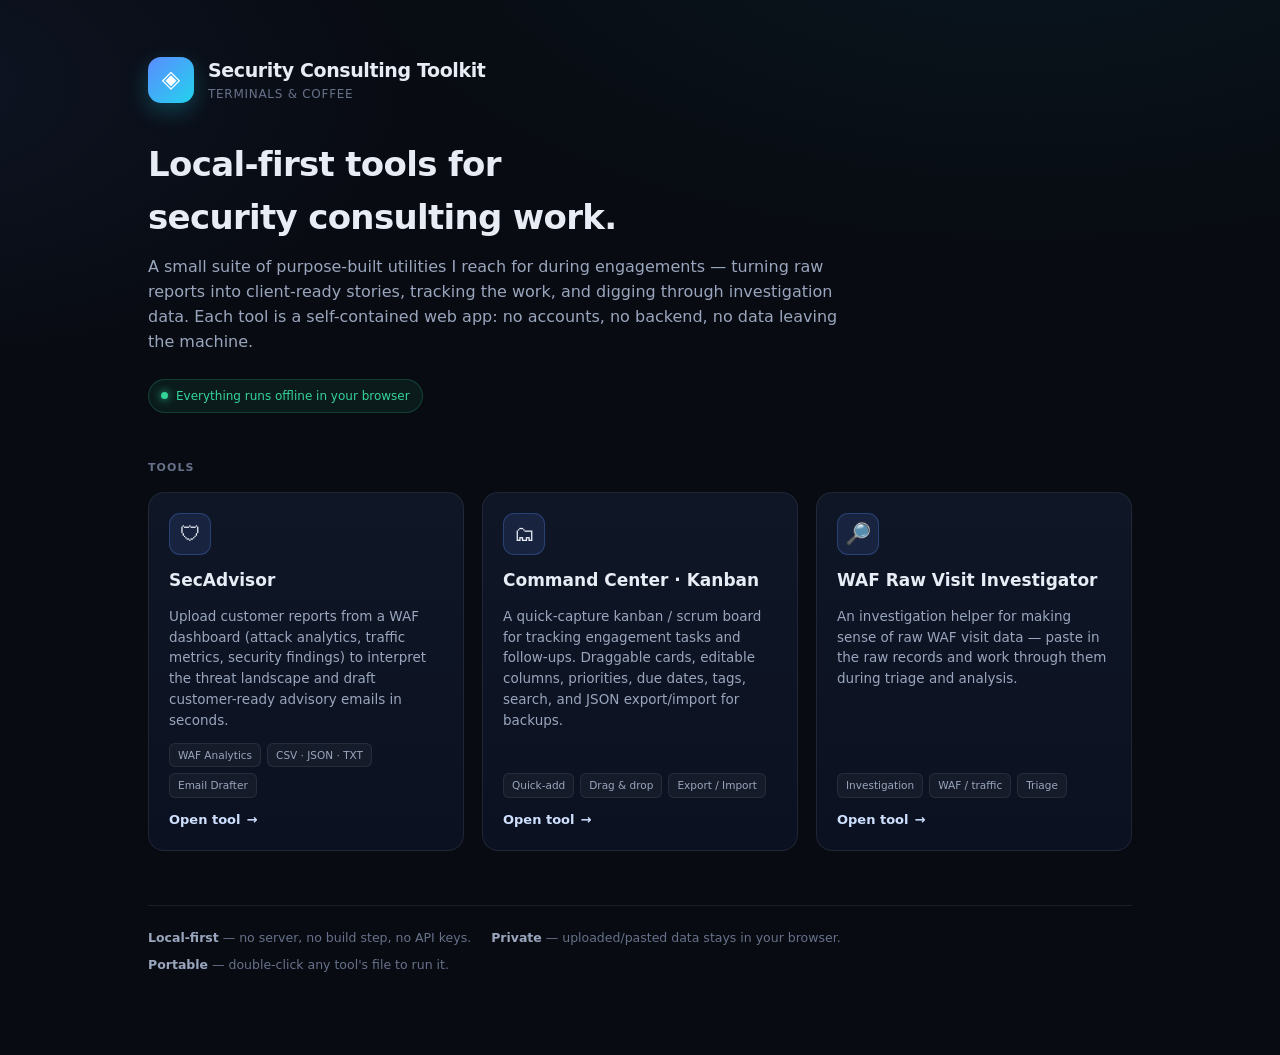
<file: index.html>
<!doctype html>
<html lang="en">
  <head>
    <meta charset="utf-8" />
    <meta name="viewport" content="width=device-width, initial-scale=1" />
    <title>Security Consulting Toolkit</title>
    <meta
      name="description"
      content="A small suite of local-first security consulting tools: report intelligence, engagement tracking, and investigation helpers. Everything runs offline in the browser."
    />
    <style>
      :root {
        --bg: #080b12;
        --bg-1: #0b1120;
        --bg-2: #0f1626;
        --border: rgba(255, 255, 255, 0.08);
        --border-2: rgba(255, 255, 255, 0.14);
        --text: #e7ecf5;
        --text-dim: #9aa6bd;
        --text-mute: #67728a;
        --accent: #5b8cff;
        --accent-2: #22d3ee;
        --good: #34d399;
        --radius: 16px;
        --font: "Segoe UI", Inter, system-ui, -apple-system, Roboto, Helvetica, Arial, sans-serif;
      }
      * { box-sizing: border-box; }
      html, body { margin: 0; }
      body {
        min-height: 100vh;
        background:
          radial-gradient(1200px 600px at 80% -10%, rgba(34, 211, 238, 0.06), transparent 60%),
          radial-gradient(1000px 520px at -10% 8%, rgba(91, 140, 255, 0.08), transparent 55%),
          var(--bg);
        color: var(--text);
        font-family: var(--font);
        font-size: 15px;
        line-height: 1.55;
        -webkit-font-smoothing: antialiased;
      }
      .wrap { max-width: 1040px; margin: 0 auto; padding: 56px 28px 80px; }
      .brand { display: flex; align-items: center; gap: 14px; margin-bottom: 34px; }
      .brand-mark {
        width: 46px; height: 46px; border-radius: 13px; display: grid; place-items: center;
        font-size: 24px; color: #fff;
        background: linear-gradient(135deg, var(--accent), var(--accent-2));
        box-shadow: 0 8px 22px rgba(34, 211, 238, 0.25);
      }
      .brand-title { font-size: 19px; font-weight: 700; letter-spacing: -0.02em; }
      .brand-sub { font-size: 12px; color: var(--text-mute); letter-spacing: 0.06em; text-transform: uppercase; }
      .hero h1 { font-size: 34px; font-weight: 700; letter-spacing: -0.02em; margin: 0 0 12px; max-width: 20ch; }
      .hero p { color: var(--text-dim); font-size: 16px; max-width: 68ch; margin: 0 0 10px; }
      .pill {
        display: inline-flex; align-items: center; gap: 8px; font-size: 12px; color: var(--good);
        background: rgba(52, 211, 153, 0.08); border: 1px solid rgba(52, 211, 153, 0.22);
        padding: 7px 12px; border-radius: 999px; margin-top: 14px;
      }
      .pill .dot { width: 7px; height: 7px; border-radius: 50%; background: var(--good); box-shadow: 0 0 8px var(--good); }
      .section-label {
        font-size: 11px; text-transform: uppercase; letter-spacing: 0.1em; color: var(--text-mute);
        font-weight: 700; margin: 46px 0 16px;
      }
      .grid { display: grid; grid-template-columns: repeat(auto-fill, minmax(300px, 1fr)); gap: 18px; }
      a.tool {
        display: flex; flex-direction: column; gap: 12px; text-decoration: none; color: inherit;
        background: linear-gradient(180deg, var(--bg-2), var(--bg-1));
        border: 1px solid var(--border); border-radius: var(--radius); padding: 20px;
        transition: transform 0.12s ease, border-color 0.15s ease, box-shadow 0.15s ease;
      }
      a.tool:hover { transform: translateY(-3px); border-color: var(--border-2); box-shadow: 0 14px 34px rgba(0, 0, 0, 0.4); }
      .tool-ico { width: 42px; height: 42px; border-radius: 11px; display: grid; place-items: center; font-size: 21px; background: rgba(91, 140, 255, 0.12); border: 1px solid rgba(91, 140, 255, 0.28); }
      .tool-name { font-size: 17px; font-weight: 650; }
      .tool-desc { color: var(--text-dim); font-size: 13.5px; flex: 1; }
      .tags { display: flex; flex-wrap: wrap; gap: 6px; }
      .tag { font-size: 10.5px; color: var(--text-dim); background: rgba(255, 255, 255, 0.04); border: 1px solid var(--border); padding: 3px 8px; border-radius: 6px; }
      .open { display: inline-flex; align-items: center; gap: 6px; font-size: 13px; font-weight: 600; color: #cfe0ff; }
      .open .arrow { transition: transform 0.15s ease; }
      a.tool:hover .open .arrow { transform: translateX(4px); }
      .foot { margin-top: 54px; padding-top: 22px; border-top: 1px solid var(--border); color: var(--text-mute); font-size: 12.5px; display: flex; flex-wrap: wrap; gap: 8px 20px; }
      .foot b { color: var(--text-dim); font-weight: 600; }
    </style>
  </head>
  <body>
    <div class="wrap">
      <div class="brand">
        <div class="brand-mark">◈</div>
        <div>
          <div class="brand-title">Security Consulting Toolkit</div>
          <div class="brand-sub">Terminals &amp; Coffee</div>
        </div>
      </div>

      <div class="hero">
        <h1>Local-first tools for security consulting work.</h1>
        <p>
          A small suite of purpose-built utilities I reach for during engagements —
          turning raw reports into client-ready stories, tracking the work, and
          digging through investigation data. Each tool is a self-contained web app:
          no accounts, no backend, no data leaving the machine.
        </p>
        <span class="pill"><span class="dot"></span> Everything runs offline in your browser</span>
      </div>

      <div class="section-label">Tools</div>
      <div class="grid">
        <a class="tool" href="tools/advisor/index.html">
          <div class="tool-ico">🛡</div>
          <div class="tool-name">SecAdvisor</div>
          <div class="tool-desc">
            Upload customer reports from a WAF dashboard (attack analytics, traffic metrics,
            security findings) to interpret the threat landscape and draft customer-ready
            advisory emails in seconds.
          </div>
          <div class="tags">
            <span class="tag">WAF Analytics</span>
            <span class="tag">CSV · JSON · TXT</span>
            <span class="tag">Email Drafter</span>
          </div>
          <span class="open">Open tool <span class="arrow">→</span></span>
        </a>

        <a class="tool" href="tools/kanban/index.html">
          <div class="tool-ico">🗂</div>
          <div class="tool-name">Command Center · Kanban</div>
          <div class="tool-desc">
            A quick-capture kanban / scrum board for tracking engagement tasks and
            follow-ups. Draggable cards, editable columns, priorities, due dates,
            tags, search, and JSON export/import for backups.
          </div>
          <div class="tags">
            <span class="tag">Quick-add</span>
            <span class="tag">Drag &amp; drop</span>
            <span class="tag">Export / Import</span>
          </div>
          <span class="open">Open tool <span class="arrow">→</span></span>
        </a>

        <a class="tool" href="tools/raw-data/index.html">
          <div class="tool-ico">🔎</div>
          <div class="tool-name">WAF Raw Visit Investigator</div>
          <div class="tool-desc">
            An investigation helper for making sense of raw WAF visit data — paste in
            the raw records and work through them during triage and analysis.
          </div>
          <div class="tags">
            <span class="tag">Investigation</span>
            <span class="tag">WAF / traffic</span>
            <span class="tag">Triage</span>
          </div>
          <span class="open">Open tool <span class="arrow">→</span></span>
        </a>
      </div>

      <div class="foot">
        <span><b>Local-first</b> — no server, no build step, no API keys.</span>
        <span><b>Private</b> — uploaded/pasted data stays in your browser.</span>
        <span><b>Portable</b> — double-click any tool's file to run it.</span>
      </div>
    </div>
  </body>
</html>
</file>
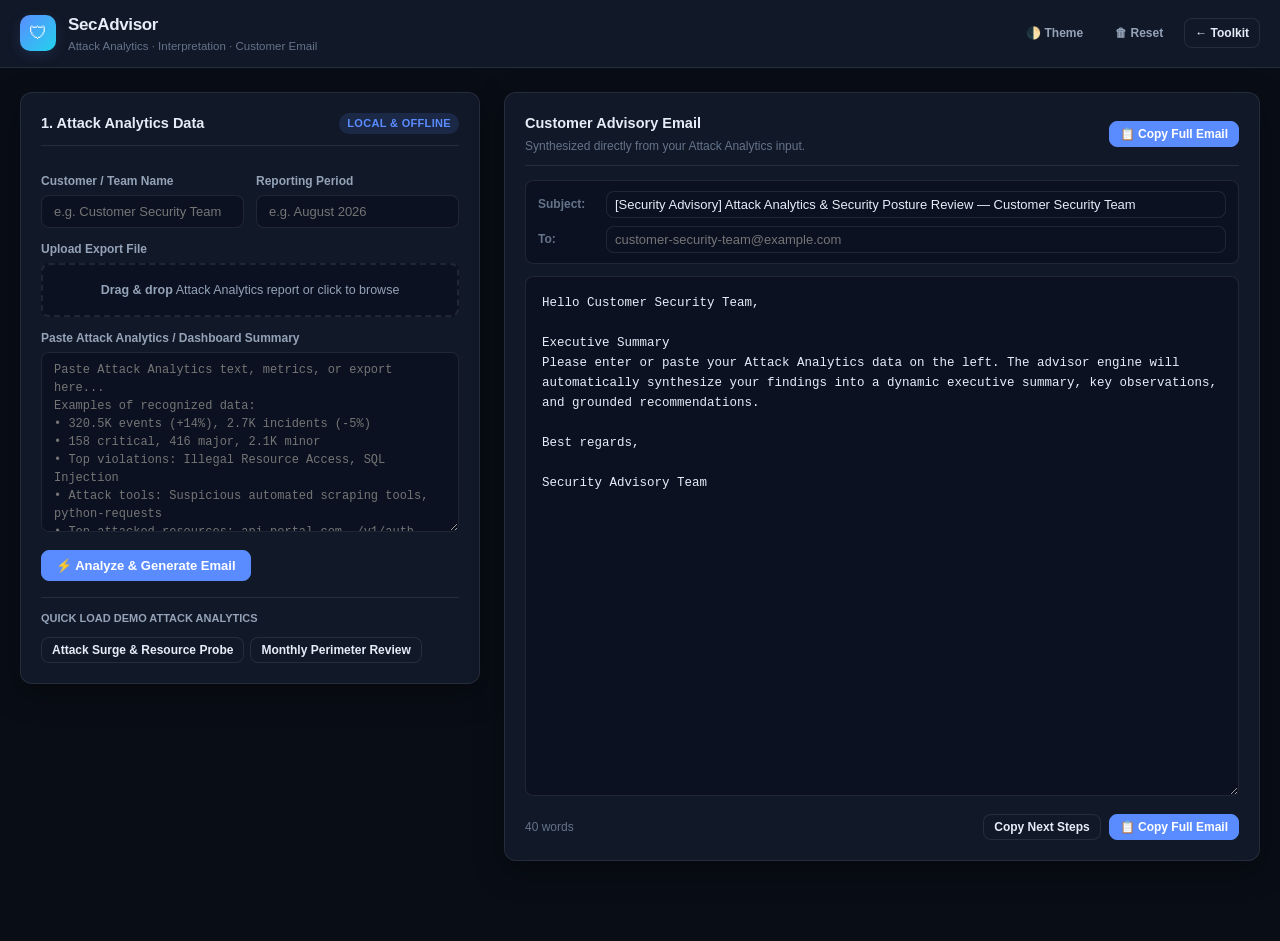
<file: tools/advisor/index.html>
<!DOCTYPE html>
<html lang="en" data-theme="dark">
<head>
<meta charset="UTF-8">
<meta name="viewport" content="width=device-width, initial-scale=1.0">
<title>SecAdvisor</title>
<meta name="description" content="SecAdvisor — Attack Analytics to Customer Advisory Email generator. Local and private in your browser.">
<style>
  :root {
    --bg: #090d16;
    --bg-card: #111827;
    --bg-card-hover: #162032;
    --bg-input: #0b1120;
    --border: rgba(255, 255, 255, 0.09);
    --border-focus: #5b8cff;
    --text: #e6edf8;
    --text-dim: #94a3b8;
    --text-muted: #64748b;
    --accent: #5b8cff;
    --accent-glow: rgba(91, 140, 255, 0.15);
    --cyan: #22d3ee;
    --green: #34d399;
    --amber: #fbbf24;
    --red: #f87171;
    --purple: #a78bfa;
    --radius: 12px;
    --radius-sm: 8px;
    --font: -apple-system, BlinkMacSystemFont, "Segoe UI", Roboto, Helvetica, Arial, sans-serif;
    --font-mono: ui-monospace, SFMono-Regular, Menlo, Monaco, Consolas, monospace;
    --shadow: 0 10px 30px rgba(0, 0, 0, 0.35);
  }

  html[data-theme="light"] {
    --bg: #f8fafc;
    --bg-card: #ffffff;
    --bg-card-hover: #f1f5f9;
    --bg-input: #f8fafc;
    --border: rgba(0, 0, 0, 0.1);
    --border-focus: #3b82f6;
    --text: #0f172a;
    --text-dim: #475569;
    --text-muted: #94a3b8;
    --accent: #3b82f6;
    --accent-glow: rgba(59, 130, 246, 0.12);
    --cyan: #0284c7;
    --green: #10b981;
    --amber: #d97706;
    --red: #ef4444;
    --purple: #7c3aed;
    --shadow: 0 10px 30px rgba(0, 0, 0, 0.06);
  }

  * { box-sizing: border-box; margin: 0; padding: 0; }

  body {
    font-family: var(--font);
    background: var(--bg);
    color: var(--text);
    min-height: 100vh;
    font-size: 14px;
    line-height: 1.5;
    -webkit-font-smoothing: antialiased;
  }

  /* Header */
  header {
    background: var(--bg-card);
    border-bottom: 1px solid var(--border);
    position: sticky;
    top: 0;
    z-index: 100;
  }

  .header-inner {
    max-width: 1320px;
    margin: 0 auto;
    padding: 12px 20px;
    display: flex;
    align-items: center;
    justify-content: space-between;
    gap: 16px;
  }

  .brand-group {
    display: flex;
    align-items: center;
    gap: 12px;
    text-decoration: none;
    color: inherit;
  }

  .logo-icon {
    width: 36px;
    height: 36px;
    border-radius: 10px;
    background: linear-gradient(135deg, var(--accent), var(--cyan));
    display: grid;
    place-items: center;
    font-size: 18px;
    color: #fff;
    box-shadow: 0 4px 14px var(--accent-glow);
  }

  .brand-text h1 {
    font-size: 17px;
    font-weight: 700;
    letter-spacing: -0.02em;
  }

  .brand-text p {
    font-size: 11.5px;
    color: var(--text-muted);
  }

  .header-actions {
    display: flex;
    align-items: center;
    gap: 10px;
  }

  .btn {
    display: inline-flex;
    align-items: center;
    gap: 6px;
    padding: 7px 14px;
    border-radius: var(--radius-sm);
    font-size: 13px;
    font-weight: 600;
    cursor: pointer;
    border: 1px solid var(--border);
    background: var(--bg-card);
    color: var(--text);
    transition: all 0.15s ease;
    font-family: inherit;
    text-decoration: none;
  }

  .btn:hover {
    background: var(--bg-card-hover);
    border-color: var(--border-focus);
  }

  .btn-primary {
    background: var(--accent);
    color: #ffffff;
    border-color: var(--accent);
  }

  .btn-primary:hover {
    background: #4a7be6;
    border-color: #4a7be6;
    color: #ffffff;
  }

  .btn-sm {
    padding: 5px 10px;
    font-size: 12px;
  }

  .btn-ghost {
    background: transparent;
    border-color: transparent;
    color: var(--text-dim);
  }

  .btn-ghost:hover {
    background: var(--bg-card-hover);
    color: var(--text);
  }

  /* Main Container */
  .container {
    max-width: 1320px;
    margin: 0 auto;
    padding: 24px 20px 60px;
  }

  /* Layout */
  .layout-grid {
    display: grid;
    grid-template-columns: 460px 1fr;
    gap: 24px;
    align-items: start;
  }

  @media (max-width: 1024px) {
    .layout-grid {
      grid-template-columns: 1fr;
    }
  }

  .card {
    background: var(--bg-card);
    border: 1px solid var(--border);
    border-radius: var(--radius);
    padding: 20px;
    box-shadow: var(--shadow);
    margin-bottom: 20px;
  }

  .card-header {
    display: flex;
    align-items: center;
    justify-content: space-between;
    margin-bottom: 14px;
    padding-bottom: 10px;
    border-bottom: 1px solid var(--border);
  }

  .card-title {
    font-size: 14.5px;
    font-weight: 700;
    display: flex;
    align-items: center;
    gap: 8px;
  }

  .badge {
    font-size: 11px;
    padding: 2px 8px;
    border-radius: 999px;
    font-weight: 600;
    text-transform: uppercase;
    letter-spacing: 0.03em;
  }

  .badge-blue { background: rgba(91, 140, 255, 0.15); color: var(--accent); }
  .badge-green { background: rgba(52, 211, 153, 0.15); color: var(--green); }
  .badge-amber { background: rgba(251, 191, 36, 0.15); color: var(--amber); }
  .badge-red { background: rgba(248, 113, 113, 0.15); color: var(--red); }

  .form-group {
    margin-top: 12px;
  }

  .form-row {
    display: grid;
    grid-template-columns: 1fr 1fr;
    gap: 12px;
  }

  label {
    display: block;
    font-size: 12px;
    font-weight: 600;
    color: var(--text-dim);
    margin-bottom: 5px;
  }

  input[type="text"], textarea {
    width: 100%;
    padding: 8px 12px;
    background: var(--bg-input);
    border: 1px solid var(--border);
    border-radius: var(--radius-sm);
    color: var(--text);
    font-family: inherit;
    font-size: 13px;
    transition: border-color 0.15s ease;
  }

  input:focus, textarea:focus {
    outline: none;
    border-color: var(--accent);
    box-shadow: 0 0 0 2px var(--accent-glow);
  }

  textarea {
    resize: vertical;
    font-family: var(--font-mono);
    font-size: 12px;
    line-height: 1.5;
  }

  .dropzone {
    border: 2px dashed var(--border);
    border-radius: var(--radius-sm);
    padding: 16px;
    text-align: center;
    background: var(--bg-input);
    cursor: pointer;
    transition: all 0.2s ease;
  }

  .dropzone:hover, .dropzone.dragover {
    border-color: var(--accent);
    background: var(--accent-glow);
  }

  .dropzone-text {
    font-size: 12.5px;
    color: var(--text-dim);
  }

  .sample-btns {
    display: flex;
    flex-wrap: wrap;
    gap: 6px;
    margin-top: 10px;
  }

  /* Metrics summary cards */
  .metrics-grid {
    display: grid;
    grid-template-columns: repeat(3, 1fr);
    gap: 10px;
    margin-bottom: 14px;
  }

  .metric-box {
    background: var(--bg-input);
    border: 1px solid var(--border);
    border-radius: var(--radius-sm);
    padding: 10px;
    text-align: center;
  }

  .metric-val {
    font-size: 17px;
    font-weight: 800;
    color: var(--text);
  }

  .metric-lbl {
    font-size: 10px;
    color: var(--text-muted);
    text-transform: uppercase;
    letter-spacing: 0.05em;
    margin-top: 2px;
  }

  /* Email Header & Body */
  .email-meta {
    background: var(--bg-input);
    border: 1px solid var(--border);
    border-radius: var(--radius-sm);
    padding: 10px 12px;
    margin-bottom: 12px;
    display: flex;
    flex-direction: column;
    gap: 8px;
  }

  .email-meta-row {
    display: flex;
    align-items: center;
    gap: 8px;
    font-size: 13px;
  }

  .email-meta-row span {
    font-weight: 600;
    color: var(--text-muted);
    width: 60px;
    font-size: 12px;
  }

  .email-meta-row input {
    flex: 1;
    padding: 5px 8px;
    font-size: 13px;
  }

  .email-body-editor {
    width: 100%;
    min-height: 520px;
    background: var(--bg-input);
    color: var(--text);
    border: 1px solid var(--border);
    border-radius: var(--radius-sm);
    padding: 16px;
    font-family: var(--font-mono);
    font-size: 12.5px;
    line-height: 1.6;
    white-space: pre-wrap;
  }

  /* Toast Notification */
  .toast {
    position: fixed;
    bottom: 24px;
    right: 24px;
    background: #1e293b;
    color: #f8fafc;
    border: 1px solid rgba(255, 255, 255, 0.15);
    padding: 10px 16px;
    border-radius: var(--radius-sm);
    font-size: 13px;
    font-weight: 600;
    box-shadow: 0 10px 25px rgba(0,0,0,0.5);
    display: flex;
    align-items: center;
    gap: 8px;
    z-index: 1000;
    opacity: 0;
    transform: translateY(10px);
    transition: all 0.2s ease;
    pointer-events: none;
  }

  .toast.show {
    opacity: 1;
    transform: translateY(0);
  }
</style>
</head>
<body>

<header>
  <div class="header-inner">
    <a href="../../index.html" class="brand-group" title="Back to Toolkit">
      <div class="logo-icon">🛡</div>
      <div class="brand-text">
        <h1>SecAdvisor</h1>
        <p>Attack Analytics · Interpretation · Customer Email</p>
      </div>
    </a>
    <div class="header-actions">
      <button class="btn btn-ghost btn-sm" id="theme-btn" title="Toggle Light/Dark">🌓 Theme</button>
      <button class="btn btn-ghost btn-sm" id="clear-btn" title="Clear all data">🗑 Reset</button>
      <a href="../../index.html" class="btn btn-sm">← Toolkit</a>
    </div>
  </div>
</header>

<main class="container">
  <div class="layout-grid">
    
    <!-- LEFT: Attack Analytics Input & Structured Intelligence -->
    <div class="col-input">
      <div class="card">
        <div class="card-header">
          <div class="card-title">
            <span>1. Attack Analytics Data</span>
          </div>
          <span class="badge badge-blue">Local &amp; Offline</span>
        </div>

        <!-- Customer & Date Config -->
        <div class="form-row">
          <div class="form-group">
            <label for="cust-name">Customer / Team Name</label>
            <input type="text" id="cust-name" placeholder="e.g. Customer Security Team" value="">
          </div>
          <div class="form-group">
            <label for="rep-period">Reporting Period</label>
            <input type="text" id="rep-period" placeholder="e.g. August 2026" value="">
          </div>
        </div>

        <!-- Dropzone -->
        <div class="form-group">
          <label>Upload Export File</label>
          <div class="dropzone" id="dropzone">
            <div class="dropzone-text"><b>Drag &amp; drop</b> Attack Analytics report or click to browse</div>
            <input type="file" id="file-input" style="display:none;" accept=".csv,.json,.txt,.log,.tsv">
          </div>
        </div>

        <!-- Paste Text Area -->
        <div class="form-group">
          <label for="paste-input">Paste Attack Analytics / Dashboard Summary</label>
          <textarea id="paste-input" rows="9" placeholder="Paste Attack Analytics text, metrics, or export here...
Examples of recognized data:
• 320.5K events (+14%), 2.7K incidents (-5%)
• 158 critical, 416 major, 2.1K minor
• Top violations: Illegal Resource Access, SQL Injection
• Attack tools: Suspicious automated scraping tools, python-requests
• Top attacked resources: api.portal.com, /v1/auth
• Origins: US (42%), DE (18%), NL (12%)
• CVE-2021-44228, CVE-2022-3602"></textarea>
        </div>

        <div style="display:flex; justify-content:space-between; align-items:center; margin-top:12px;">
          <button class="btn btn-primary" id="analyze-btn">⚡ Analyze &amp; Generate Email</button>
        </div>

        <!-- Sample Loaders -->
        <div class="form-group" style="margin-top:16px; padding-top:12px; border-top:1px solid var(--border);">
          <label style="font-size:11px; text-transform:uppercase;">Quick Load Demo Attack Analytics</label>
          <div class="sample-btns">
            <button class="btn btn-sm" id="sample-analytics-1">Attack Surge &amp; Resource Probe</button>
            <button class="btn btn-sm" id="sample-analytics-2">Monthly Perimeter Review</button>
          </div>
        </div>
      </div>

      <!-- Live Intelligence Summary Card -->
      <div class="card" id="analytics-card" style="display:none;">
        <div class="card-header">
          <div class="card-title">
            <span>2. Parsed Analytics Summary</span>
          </div>
          <span class="badge badge-green" id="threat-badge">Grounded</span>
        </div>

        <div class="metrics-grid">
          <div class="metric-box">
            <div class="metric-val" id="metric-events">—</div>
            <div class="metric-lbl">Total Events</div>
          </div>
          <div class="metric-box">
            <div class="metric-val" id="metric-incidents">—</div>
            <div class="metric-lbl">Total Incidents</div>
          </div>
          <div class="metric-box">
            <div class="metric-val" id="metric-critical" style="color:var(--red)">—</div>
            <div class="metric-lbl">Critical</div>
          </div>
        </div>

        <div id="breakdown-details"></div>
      </div>
    </div>

    <!-- RIGHT: Dynamic Single Customer Advisory Email -->
    <div class="col-output">
      <div class="card">
        <div class="card-header">
          <div>
            <div class="card-title">
              <span>Customer Advisory Email</span>
            </div>
            <div style="font-size:12px; color:var(--text-muted); margin-top:2px;">
              Synthesized directly from your Attack Analytics input.
            </div>
          </div>
          <div style="display:flex; gap:8px;">
            <button class="btn btn-sm btn-primary" id="copy-email-btn">📋 Copy Full Email</button>
          </div>
        </div>

        <!-- Meta headers -->
        <div class="email-meta">
          <div class="email-meta-row">
            <span>Subject:</span>
            <input type="text" id="email-subject" value="[Security Advisory] Attack Analytics & Security Posture Review">
          </div>
          <div class="email-meta-row">
            <span>To:</span>
            <input type="text" id="email-recipient" placeholder="customer-security-team@example.com">
          </div>
        </div>

        <!-- Editable Email Body -->
        <textarea id="email-body" class="email-body-editor" spellcheck="false"></textarea>

        <div style="display:flex; justify-content:space-between; align-items:center; margin-top:12px;">
          <span style="font-size:12px; color:var(--text-muted);" id="word-count-info">0 words</span>
          <div style="display:flex; gap:8px;">
            <button class="btn btn-sm" id="copy-recs-btn">Copy Next Steps</button>
            <button class="btn btn-sm btn-primary" id="copy-email-btn-2">📋 Copy Full Email</button>
          </div>
        </div>
      </div>
    </div>

  </div>
</main>

<div class="toast" id="toast">Copied to clipboard!</div>

<script>
(function() {
  "use strict";

  const STORAGE_KEY = "secadvisor_state_v5";
  let appState = null;

  // DOM Elements
  const $ = (id) => document.getElementById(id);
  const custNameInput = $("cust-name");
  const repPeriodInput = $("rep-period");
  const pasteInput = $("paste-input");
  const fileInput = $("file-input");
  const dropzone = $("dropzone");
  const emailSubject = $("email-subject");
  const emailRecipient = $("email-recipient");
  const emailBody = $("email-body");
  const analyticsCard = $("analytics-card");
  const breakdownDetails = $("breakdown-details");
  const wordCountInfo = $("word-count-info");
  const toastEl = $("toast");

  // Sample Datasets for Demo
  const SAMPLE_ANALYTICS_SURGE = `ATTACK ANALYTICS REPORT
Period: August 2026
Customer: Global FinTech

Activity Summary:
- Total Events: 320.5K (+14% vs previous period)
- Total Incidents: 2.7K (-5% vs previous period)
- Severity Distribution: 158 Critical, 416 Major, 2.1K Minor

Top Violations:
1. Illegal Resource Access (38% of incidents)
2. SQL Injection (27% of incidents)
3. Cross-Site Scripting (XSS) (14% of incidents)
4. API Specification Violation (11% of incidents)

Attack Tools & Automation:
- Suspicious automated scanning tools (48%)
- python-requests / custom scripts (31%)
- sqlmap automated probing (12%)

Top Attacked Resources & Hosts:
- api.gateway.prod (44% of critical activity)
- /api/v1/auth/session (28% of critical activity)
- customer-portal.app (18% of critical activity)

Attack Origins:
- United States (41%), Germany (22%), Netherlands (14%), China (9%)

Identified CVE Probes:
- CVE-2021-44228 (Log4j JNDI injection attempts observed on headers)
- CVE-2022-3602 (OpenSSL buffer overflow probes)`;

  const SAMPLE_ANALYTICS_MONTHLY = `WAF ATTACK ANALYTICS MONTHLY DIGEST
Customer: Apex Health Cloud
Reporting Period: July 2026

Metrics:
- Total Events: 845.2K (-8%)
- Total Incidents: 1.4K
- Severity: 32 Critical, 180 Major, 1.2K Minor

Top Attack Types:
- Account Takeover & Credential Stuffing (52%)
- Bad Bot Scraping & Automated Probing (29%)
- Remote File Inclusion / Path Traversal (11%)

Targeted Applications:
- auth.apexhealth.org
- /api/v2/patient-records
- patient-login.portal

Attack Origin Geography:
- US (56%), France (18%), Brazil (11%)`;

  // -------------------------------------------------------------
  // 1. Attack Analytics Parser
  // -------------------------------------------------------------
  function parseAttackAnalytics(rawText) {
    if (!rawText || !rawText.trim()) return null;
    const text = rawText.trim();
    const lines = text.split(/\r?\n/).map(l => l.trim()).filter(Boolean);

    const data = {
      rawText: text,
      customer: custNameInput.value.trim() || "",
      period: repPeriodInput.value.trim() || "",
      totalEvents: null,
      eventsDelta: null,
      totalIncidents: null,
      incidentsDelta: null,
      criticalCount: null,
      majorCount: null,
      minorCount: null,
      violations: [],
      attackTools: [],
      attackedResources: [],
      origins: [],
      cves: []
    };

    // Auto-detect customer and period if present in text
    lines.forEach(line => {
      const custMatch = line.match(/^(?:customer|client|account|organization)\s*:\s*([^\r\n,;]+)/i);
      if (custMatch && !data.customer) {
        data.customer = custMatch[1].trim();
      }
      const periodMatch = line.match(/^(?:period|reporting period|date|month)\s*:\s*([^\r\n,;]+)/i);
      if (periodMatch && !data.period) {
        data.period = periodMatch[1].trim();
      }
    });

    // Extract Total Events & Delta
    const eventsMatch = text.match(/(?:total\s+events?|events?)\s*[:=]?\s*([0-9.]+\s*[KkMmBb]?)(?:\s*\(([+-]?[0-9.]+%?[^)]*)\))?/i) ||
                        text.match(/([0-9.]+\s*[KkMmBb]?)\s+events?(?:\s*\(([+-]?[0-9.]+%?[^)]*)\))?/i);
    if (eventsMatch) {
      data.totalEvents = eventsMatch[1].trim();
      if (eventsMatch[2]) data.eventsDelta = eventsMatch[2].trim();
    }

    // Extract Total Incidents & Delta
    const incidentsMatch = text.match(/(?:total\s+incidents?|incidents?)\s*[:=]?\s*([0-9.]+\s*[KkMmBb]?)(?:\s*\(([+-]?[0-9.]+%?[^)]*)\))?/i) ||
                           text.match(/([0-9.]+\s*[KkMmBb]?)\s+incidents?(?:\s*\(([+-]?[0-9.]+%?[^)]*)\))?/i);
    if (incidentsMatch) {
      data.totalIncidents = incidentsMatch[1].trim();
      if (incidentsMatch[2]) data.incidentsDelta = incidentsMatch[2].trim();
    }

    // Extract Severity Counts (Critical, Major, Minor)
    const critMatch = text.match(/([0-9.]+\s*[KkMmBb]?)\s+critical/i) || text.match(/critical\s*[:=]?\s*([0-9.]+\s*[KkMmBb]?)/i);
    if (critMatch) data.criticalCount = critMatch[1].trim();

    const majMatch = text.match(/([0-9.]+\s*[KkMmBb]?)\s+major/i) || text.match(/major\s*[:=]?\s*([0-9.]+\s*[KkMmBb]?)/i);
    if (majMatch) data.majorCount = majMatch[1].trim();

    const minMatch = text.match(/([0-9.]+\s*[KkMmBb]?)\s+minor/i) || text.match(/minor\s*[:=]?\s*([0-9.]+\s*[KkMmBb]?)/i);
    if (minMatch) data.minorCount = minMatch[1].trim();

    // Extract CVEs
    const cveMatches = text.match(/CVE-\d{4}-\d{4,7}/gi);
    if (cveMatches) {
      data.cves = Array.from(new Set(cveMatches.map(c => c.toUpperCase())));
    }

    function addItems(targetArr, str) {
      if (!str) return;
      const parts = str.split(/[,;\n]/).map(s => s.replace(/^[-*•\d.:)]+\s*/, "").trim()).filter(s => s.length > 1);
      parts.forEach(p => {
        const lower = p.toLowerCase();
        if (!lower.startsWith("period:") && !lower.startsWith("customer:") && !lower.startsWith("client:") && !lower.startsWith("cve-")) {
          targetArr.push(p);
        }
      });
    }

    // Categorized extraction
    let currentSection = "general";
    lines.forEach(line => {
      const colonIdx = line.indexOf(":");
      let prefix = "";
      let remainder = "";
      if (colonIdx > 0 && colonIdx < 35) {
        prefix = line.slice(0, colonIdx).replace(/^[-*•\d.:)]+\s*/, "").trim().toLowerCase();
        remainder = line.slice(colonIdx + 1).trim();
      }

      if (prefix.match(/^(?:top\s+)?(?:violations?|attack\s+types?|threats?|categories?)$/)) {
        currentSection = "violations";
        if (remainder) addItems(data.violations, remainder);
        return;
      }
      if (prefix.match(/^(?:attack\s+tools?|tool\s+types?|tools?|automation|user[- ]agents?)$/)) {
        currentSection = "tools";
        if (remainder) addItems(data.attackTools, remainder);
        return;
      }
      if (prefix.match(/^(?:top\s+)?(?:attacked\s+resources?|resources?|hosts?|targeted\s+applications?|endpoints?|targeted\s+hosts?|targeted\s+resources?)$/)) {
        currentSection = "resources";
        if (remainder) addItems(data.attackedResources, remainder);
        return;
      }
      if (prefix.match(/^(?:attack\s+origins?|origins?|countries?|geography|source\s+geos?)$/)) {
        currentSection = "origins";
        if (remainder) addItems(data.origins, remainder);
        return;
      }

      // List item under current section
      const cleanItem = line.replace(/^[-*•\d.:)]+\s*/, "").trim();
      if (cleanItem.length > 2 && !cleanItem.toLowerCase().startsWith("period:") && !cleanItem.toLowerCase().startsWith("customer:") && !cleanItem.toLowerCase().startsWith("client:")) {
        if (currentSection === "violations") {
          addItems(data.violations, cleanItem);
        } else if (currentSection === "tools") {
          addItems(data.attackTools, cleanItem);
        } else if (currentSection === "resources") {
          addItems(data.attackedResources, cleanItem);
        } else if (currentSection === "origins") {
          addItems(data.origins, cleanItem);
        } else {
          // Keyword heuristics for unstructured lines
          const lower = cleanItem.toLowerCase();
          if (lower.includes("sql") || lower.includes("xss") || lower.includes("resource access") || lower.includes("takeover") || lower.includes("traversal") || lower.includes("injection") || lower.includes("violation")) {
            addItems(data.violations, cleanItem);
          } else if (lower.includes("bot") || lower.includes("python") || lower.includes("scanner") || lower.includes("curl") || lower.includes("script") || lower.includes("automated")) {
            addItems(data.attackTools, cleanItem);
          } else if (cleanItem.startsWith("/") || cleanItem.includes(".com") || cleanItem.includes(".org") || cleanItem.includes(".net") || cleanItem.includes(".prod") || cleanItem.includes(".app") || cleanItem.includes("gateway")) {
            addItems(data.attackedResources, cleanItem);
          }
        }
      }
    });

    data.violations = Array.from(new Set(data.violations)).slice(0, 6);
    data.attackTools = Array.from(new Set(data.attackTools)).slice(0, 5);
    data.attackedResources = Array.from(new Set(data.attackedResources)).slice(0, 5);
    data.origins = Array.from(new Set(data.origins)).slice(0, 5);

    return data;
  }

  // -------------------------------------------------------------
  // 2. Dynamic Single Customer Advisory Email Generator
  // -------------------------------------------------------------
  function generateCustomerEmail(data) {
    const customer = (data && data.customer) ? data.customer : (custNameInput.value.trim() || "Customer Security Team");
    const period = (data && data.period) ? data.period : (repPeriodInput.value.trim() || "the recent reporting period");

    if (!data || (!data.totalEvents && !data.totalIncidents && data.violations.length === 0 && data.attackedResources.length === 0)) {
      return {
        subject: `[Security Advisory] Attack Analytics & Security Posture Review — ${customer}`,
        body: `Hello ${customer},

Executive Summary
Please enter or paste your Attack Analytics data on the left. The advisor engine will automatically synthesize your findings into a dynamic executive summary, key observations, and grounded recommendations.

Best regards,

Security Advisory Team`
      };
    }

    // --- Build Dynamic Executive Summary ---
    const execSentences = [];

    // Sentence 1: Volume & Delta
    if (data.totalEvents || data.totalIncidents) {
      let volStr = `During ${period}, our perimeter inspection observed `;
      const parts = [];
      if (data.totalEvents) parts.push(`${data.totalEvents} security events${data.eventsDelta ? ` (${data.eventsDelta} vs prior period)` : ""}`);
      if (data.totalIncidents) parts.push(`${data.totalIncidents} correlated incidents${data.incidentsDelta ? ` (${data.incidentsDelta} vs prior period)` : ""}`);
      volStr += parts.join(" and ") + " across your protected web applications.";
      execSentences.push(volStr);
    } else {
      execSentences.push(`During ${period}, we reviewed the attack analytics and security event telemetry across your protected applications.`);
    }

    // Sentence 2: Severity distribution
    if (data.criticalCount || data.majorCount) {
      const sevParts = [];
      if (data.criticalCount) sevParts.push(`${data.criticalCount} critical`);
      if (data.majorCount) sevParts.push(`${data.majorCount} major`);
      if (data.minorCount) sevParts.push(`${data.minorCount} minor`);
      execSentences.push(`Incident severity was concentrated in ${sevParts.join(", ")} events, all of which were evaluated by automated WAF mitigation controls.`);
    }

    // Sentence 3: Primary threats & targets
    if (data.violations.length > 0 && data.attackedResources.length > 0) {
      const topV = data.violations[0].replace(/\s*\([^)]*\)/, "");
      const topR = data.attackedResources[0].replace(/\s*\([^)]*\)/, "");
      execSentences.push(`Primary attack patterns were characterized by ${topV}, with the highest concentration of malicious probing directed toward ${topR}.`);
    } else if (data.violations.length > 0) {
      const topV = data.violations[0].replace(/\s*\([^)]*\)/, "");
      execSentences.push(`Hostile traffic was primarily driven by ${topV}.`);
    }

    // Sentence 4: CVE or tool note
    if (data.cves.length > 0) {
      execSentences.push(`Telemetry also identified active scanning matching known vulnerability signatures (${data.cves.join(", ")}).`);
    }

    const executiveSummary = execSentences.join(" ");

    // --- Build Key Observations ---
    const keyObs = [];

    if (data.totalEvents || data.totalIncidents || data.criticalCount) {
      let line = "Event & Incident Volume: ";
      const v = [];
      if (data.totalEvents) v.push(`${data.totalEvents} total events${data.eventsDelta ? ` (${data.eventsDelta})` : ""}`);
      if (data.totalIncidents) v.push(`${data.totalIncidents} total incidents${data.incidentsDelta ? ` (${data.incidentsDelta})` : ""}`);
      if (data.criticalCount || data.majorCount) {
        v.push(`Severity breakdown: ${data.criticalCount ? `${data.criticalCount} critical, ` : ""}${data.majorCount ? `${data.majorCount} major, ` : ""}${data.minorCount ? `${data.minorCount} minor` : ""}`);
      }
      line += v.join(" | ");
      keyObs.push(line);
    }

    if (data.violations.length > 0) {
      keyObs.push("Top Attack Violations: " + data.violations.join("; "));
    }

    if (data.attackTools.length > 0) {
      keyObs.push("Observed Attack Tools & Automation: " + data.attackTools.join("; "));
    }

    if (data.attackedResources.length > 0) {
      keyObs.push("Key Targeted Resources & Hosts: " + data.attackedResources.join("; "));
    }

    if (data.origins.length > 0) {
      keyObs.push("Primary Attack Origins: " + data.origins.join("; "));
    }

    if (data.cves.length > 0) {
      keyObs.push("Known Vulnerability Signatures Detected: " + data.cves.join(", "));
    }

    if (keyObs.length === 0) {
      keyObs.push("Security telemetry was captured and normalized for review across active application routes.");
    }

    const observationsText = keyObs.map(o => "• " + o).join("\n");

    // --- Build Grounded Recommendations ---
    const recs = [];
    const fullText = (data.rawText + " " + data.violations.join(" ") + " " + data.attackTools.join(" ")).toLowerCase();

    if (fullText.includes("illegal resource") || fullText.includes("traversal") || fullText.includes("backdoor") || fullText.includes("file inclusion")) {
      recs.push("Review URI restriction and sensitive file access rules on the affected endpoints to ensure non-public administrative paths are blocked at the perimeter.");
    }

    if (fullText.includes("sql") || fullText.includes("sqli")) {
      recs.push("Verify WAF SQL injection inspection sensitivity and ensure parameterized query controls are enforced across dynamic search and parameter-handling endpoints.");
    }

    if (fullText.includes("xss") || fullText.includes("cross-site")) {
      recs.push("Maintain strict Cross-Site Scripting (XSS) input filtering and ensure Content-Security-Policy (CSP) headers are active on client-facing applications.");
    }

    if (fullText.includes("bot") || fullText.includes("scraper") || fullText.includes("automation") || fullText.includes("script")) {
      recs.push("Tune bot mitigation policies to challenge unverified automation and apply aggressive rate limits against scraping tools.");
    }

    if (fullText.includes("takeover") || fullText.includes("brute") || fullText.includes("credential") || fullText.includes("auth")) {
      recs.push("Enforce credential-stuffing protections and tighter per-IP/per-session rate limits on all authentication and password-reset routes.");
    }

    if (data.attackedResources.length > 0) {
      const topTarget = data.attackedResources[0].replace(/\s*\([^)]*\)/, "");
      recs.push(`Audit security policies and backend access logs specifically for ${topTarget} to verify that elevated attack volume is successfully suppressed.`);
    }

    if (data.cves.length > 0) {
      recs.push(`Validate backend patch status for ${data.cves.join(" and ")} and ensure corresponding virtual patching rules are enabled on the WAF.`);
    }

    if (data.eventsDelta && (data.eventsDelta.includes("+") || parseInt(data.eventsDelta, 10) > 0)) {
      recs.push("Investigate the root cause of the recent attack volume increase and monitor origin error rates during peak traffic windows.");
    }

    if (recs.length === 0) {
      recs.push("Review the identified activity and affected resources to determine whether additional tuning or investigation is warranted.");
    }

    const recommendationsText = recs.slice(0, 4).map((r, i) => `[${i + 1}] ${r}`).join("\n");

    // Dynamic Subject Line
    let subjectThreat = "Attack Analytics";
    if (data.violations.length > 0) {
      subjectThreat = data.violations[0].replace(/\s*\([^)]*\)/, "").trim();
    } else if (data.criticalCount && parseInt(data.criticalCount, 10) > 0) {
      subjectThreat = `${data.criticalCount} Critical Incidents`;
    }
    const dynamicSubject = `[Security Advisory] ${subjectThreat} Review & Security Posture — ${customer}`;

    // Full Email Assembly
    const fullBody = `Hello ${customer},

Executive Summary
${executiveSummary}

Key Observations
${observationsText}

Recommended Next Steps
${recommendationsText}

Please let us know if you would like to review any of these findings or recommendations during our next discussion.

Best regards,

Security Advisory Team`;

    return {
      subject: dynamicSubject,
      body: fullBody
    };
  }

  // -------------------------------------------------------------
  // 3. UI Sync & State Management
  // -------------------------------------------------------------
  function updateUI() {
    const rawText = pasteInput.value.trim();
    appState = parseAttackAnalytics(rawText);

    // Sync input fields if parsed from text
    if (appState) {
      if (appState.customer && !custNameInput.matches(":focus")) {
        custNameInput.value = appState.customer;
      }
      if (appState.period && !repPeriodInput.matches(":focus")) {
        repPeriodInput.value = appState.period;
      }

      // Show Parsed Analytics Summary Box
      analyticsCard.style.display = "block";
      $("metric-events").textContent = appState.totalEvents || "—";
      $("metric-incidents").textContent = appState.totalIncidents || "—";
      $("metric-critical").textContent = appState.criticalCount || "—";

      let detailsHtml = "";
      if (appState.violations.length > 0) {
        detailsHtml += `
          <div style="margin-top:10px;">
            <label style="font-size:11px; text-transform:uppercase;">Top Violations</label>
            <div style="font-size:12px; color:var(--text); line-height:1.4;">
              ${appState.violations.map(v => `<div style="padding:2px 0;">• ${escapeHtml(v)}</div>`).join("")}
            </div>
          </div>
        `;
      }
      if (appState.attackedResources.length > 0) {
        detailsHtml += `
          <div style="margin-top:10px;">
            <label style="font-size:11px; text-transform:uppercase;">Targeted Resources</label>
            <div style="font-size:12px; color:var(--text-dim); line-height:1.4;">
              ${appState.attackedResources.map(r => `<div>• ${escapeHtml(r)}</div>`).join("")}
            </div>
          </div>
        `;
      }
      breakdownDetails.innerHTML = detailsHtml;
    } else {
      analyticsCard.style.display = "none";
    }

    // Generate and populate the single dynamic email
    const email = generateCustomerEmail(appState);
    emailSubject.value = email.subject;
    emailBody.value = email.body;
    updateWordCount();
    saveState();
  }

  function updateWordCount() {
    const text = emailBody.value.trim();
    const count = text ? text.split(/\s+/).length : 0;
    wordCountInfo.textContent = `${count} words`;
  }

  function showToast(msg) {
    toastEl.textContent = msg;
    toastEl.classList.add("show");
    setTimeout(() => toastEl.classList.remove("show"), 2500);
  }

  function copyToClipboard(text, msg) {
    if (navigator.clipboard && navigator.clipboard.writeText) {
      navigator.clipboard.writeText(text).then(() => showToast(msg || "Copied to clipboard!"));
    } else {
      const ta = document.createElement("textarea");
      ta.value = text;
      document.body.appendChild(ta);
      ta.select();
      document.execCommand("copy");
      ta.remove();
      showToast(msg || "Copied to clipboard!");
    }
  }

  function escapeHtml(str) {
    const div = document.createElement("div");
    div.textContent = str;
    return div.innerHTML;
  }

  function saveState() {
    try {
      const state = {
        custName: custNameInput.value,
        repPeriod: repPeriodInput.value,
        pasteText: pasteInput.value,
        theme: document.documentElement.getAttribute("data-theme") || "dark"
      };
      localStorage.setItem(STORAGE_KEY, JSON.stringify(state));
    } catch (e) {}
  }

  function loadState() {
    try {
      const raw = localStorage.getItem(STORAGE_KEY);
      if (raw) {
        const state = JSON.parse(raw);
        if (state.custName) custNameInput.value = state.custName;
        if (state.repPeriod) repPeriodInput.value = state.repPeriod;
        if (state.pasteText) pasteInput.value = state.pasteText;
        if (state.theme) {
          document.documentElement.setAttribute("data-theme", state.theme);
        }
      }
    } catch (e) {}
  }

  // -------------------------------------------------------------
  // 4. Event Listeners
  // -------------------------------------------------------------
  custNameInput.addEventListener("input", updateUI);
  repPeriodInput.addEventListener("input", updateUI);
  pasteInput.addEventListener("input", updateUI);
  emailBody.addEventListener("input", updateWordCount);

  $("analyze-btn").addEventListener("click", () => {
    updateUI();
    showToast("Email generated from Attack Analytics!");
  });

  // Copy Buttons
  $("copy-email-btn").addEventListener("click", () => {
    const full = `Subject: ${emailSubject.value}\n\n${emailBody.value}`;
    copyToClipboard(full, "Full email copied to clipboard!");
  });
  $("copy-email-btn-2").addEventListener("click", () => {
    const full = `Subject: ${emailSubject.value}\n\n${emailBody.value}`;
    copyToClipboard(full, "Full email copied to clipboard!");
  });
  $("copy-recs-btn").addEventListener("click", () => {
    const full = emailBody.value;
    const match = full.match(/Recommended Next Steps[\s\S]*?(?=Please let us know|Best regards|$)/i);
    if (match) {
      copyToClipboard(match[0].trim(), "Next steps copied!");
    } else {
      copyToClipboard(full, "Email copied!");
    }
  });

  // Sample Loaders
  $("sample-analytics-1").addEventListener("click", () => {
    pasteInput.value = SAMPLE_ANALYTICS_SURGE;
    updateUI();
    showToast("Loaded Attack Surge & Resource Probe sample");
  });

  $("sample-analytics-2").addEventListener("click", () => {
    pasteInput.value = SAMPLE_ANALYTICS_MONTHLY;
    updateUI();
    showToast("Loaded Monthly Perimeter Review sample");
  });

  // Drag & Drop / File Input
  dropzone.addEventListener("click", () => fileInput.click());
  fileInput.addEventListener("change", (e) => {
    const file = e.target.files[0];
    if (file) handleFile(file);
  });

  ["dragenter", "dragover"].forEach(name => {
    dropzone.addEventListener(name, (e) => {
      e.preventDefault();
      dropzone.classList.add("dragover");
    });
  });

  ["dragleave", "drop"].forEach(name => {
    dropzone.addEventListener(name, (e) => {
      e.preventDefault();
      dropzone.classList.remove("dragover");
    });
  });

  dropzone.addEventListener("drop", (e) => {
    const file = e.dataTransfer.files[0];
    if (file) handleFile(file);
  });

  function handleFile(file) {
    const reader = new FileReader();
    reader.onload = (e) => {
      pasteInput.value = e.target.result;
      updateUI();
      showToast(`Loaded "${file.name}"`);
    };
    reader.readAsText(file);
  }

  // Theme toggle
  $("theme-btn").addEventListener("click", () => {
    const current = document.documentElement.getAttribute("data-theme") || "dark";
    const next = current === "dark" ? "light" : "dark";
    document.documentElement.setAttribute("data-theme", next);
    saveState();
  });

  // Reset
  $("clear-btn").addEventListener("click", () => {
    if (confirm("Clear inputs and reset to blank?")) {
      pasteInput.value = "";
      custNameInput.value = "";
      repPeriodInput.value = "";
      localStorage.removeItem(STORAGE_KEY);
      updateUI();
      showToast("Reset.");
    }
  });

  // Initialize
  loadState();
  updateUI();

})();
</script>
</body>
</html>
</file>
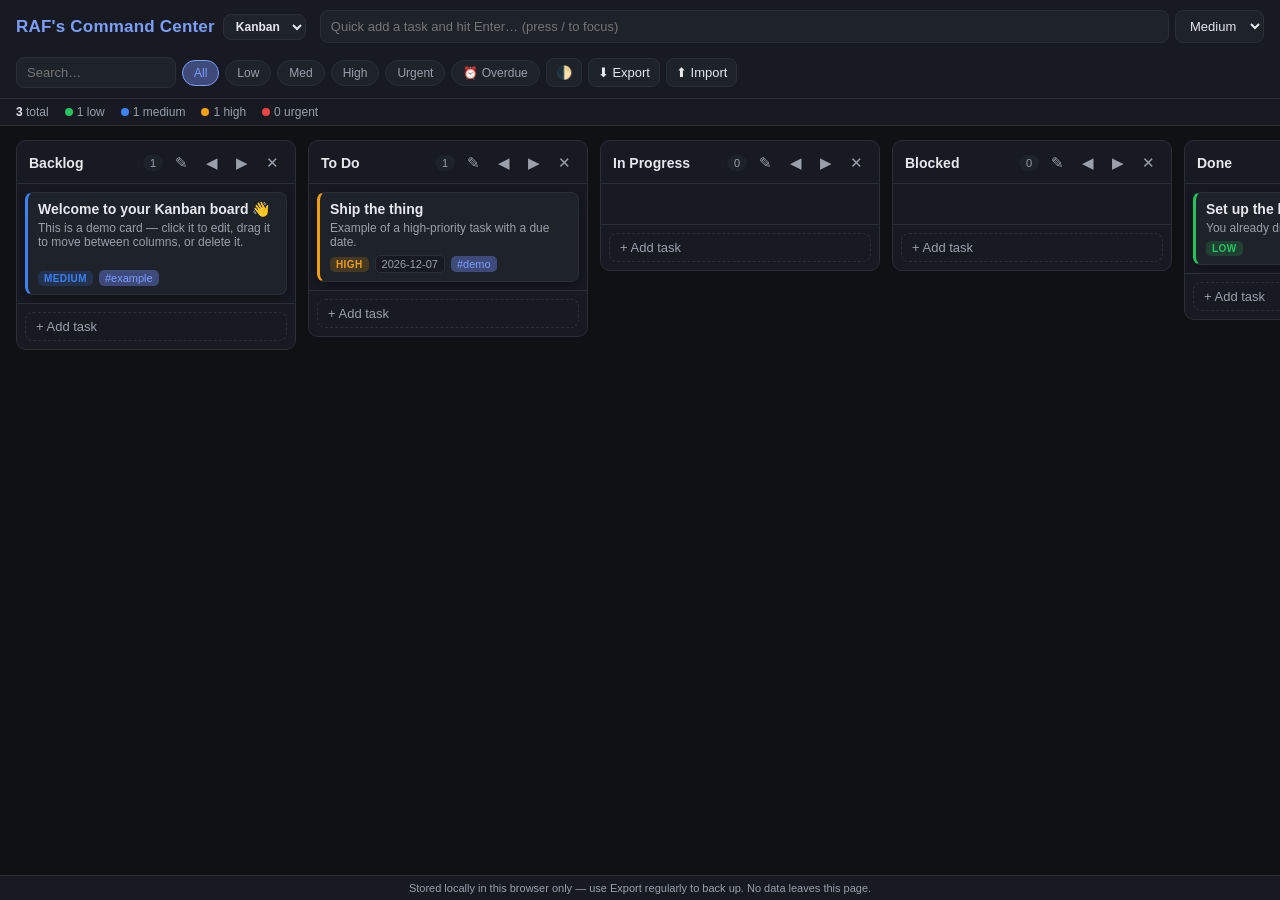
<file: tools/kanban/index.html>
<!DOCTYPE html>
<html lang="en" data-theme="dark">
<head>
<meta charset="UTF-8">
<meta name="viewport" content="width=device-width, initial-scale=1.0">
<title>RAF's Command Center</title>
<style>
  :root {
    --bg: #0f1115;
    --panel: #171a21;
    --panel-2: #1e2229;
    --border: #2a2e37;
    --text: #e6e8eb;
    --text-dim: #9aa0ab;
    --accent: #7c9eff;
    --accent-dim: #3d4a7a;
    --danger: #ef4444;
    --low: #22c55e;
    --medium: #3b82f6;
    --high: #f59e0b;
    --urgent: #ef4444;
    --radius: 10px;
    --shadow: 0 4px 16px rgba(0,0,0,0.35);
  }
  html[data-theme="light"] {
    --bg: #f4f5f7;
    --panel: #ffffff;
    --panel-2: #eef0f3;
    --border: #dde1e7;
    --text: #1a1d24;
    --text-dim: #5c6270;
    --accent: #3b5bdb;
    --accent-dim: #dde4ff;
    --shadow: 0 4px 16px rgba(0,0,0,0.08);
  }
  * { box-sizing: border-box; }
  body {
    margin: 0;
    background: var(--bg);
    color: var(--text);
    font-family: -apple-system, BlinkMacSystemFont, "Segoe UI", Roboto, Helvetica, Arial, sans-serif;
    font-size: 14px;
    height: 100vh;
    display: flex;
    flex-direction: column;
    overflow: hidden;
  }
  button {
    font-family: inherit;
    cursor: pointer;
  }
  input, textarea, select, button {
    font-family: inherit;
    font-size: 13px;
    color: var(--text);
    background: var(--panel-2);
    border: 1px solid var(--border);
    border-radius: 8px;
    padding: 7px 10px;
  }
  input:focus, textarea:focus, select:focus, button:focus {
    outline: 2px solid var(--accent-dim);
    outline-offset: 1px;
  }

  /* ---------- Topbar ---------- */
  .topbar {
    display: flex;
    align-items: center;
    gap: 14px;
    padding: 10px 16px;
    background: var(--panel);
    border-bottom: 1px solid var(--border);
    flex-wrap: wrap;
  }
  .brand {
    display: flex;
    align-items: center;
    gap: 8px;
    flex-shrink: 0;
  }
  .brand .logo {
    font-weight: 800;
    font-size: 17px;
    letter-spacing: 0.2px;
    color: var(--accent);
  }
  #board-mode-select {
    font-weight: 600;
    font-size: 12px;
    padding: 4px 8px;
  }
  .quickadd {
    display: flex;
    gap: 6px;
    flex: 1 1 320px;
    min-width: 240px;
  }
  .quickadd input[type="text"] {
    flex: 1;
  }
  .actions {
    display: flex;
    align-items: center;
    gap: 6px;
    flex-wrap: wrap;
  }
  .actions input[type="search"] {
    width: 160px;
  }
  .chip {
    border-radius: 999px;
    padding: 5px 11px;
    font-size: 12px;
    background: var(--panel-2);
    border: 1px solid var(--border);
    color: var(--text-dim);
  }
  .chip.active {
    background: var(--accent-dim);
    color: var(--accent);
    border-color: var(--accent);
  }
  .iconbtn {
    background: var(--panel-2);
    border: 1px solid var(--border);
    border-radius: 8px;
    padding: 7px 9px;
    line-height: 1;
  }
  .iconbtn:hover, .chip:hover { filter: brightness(1.2); }

  /* ---------- Stats ---------- */
  .stats-bar {
    display: flex;
    gap: 16px;
    padding: 6px 16px;
    font-size: 12px;
    color: var(--text-dim);
    background: var(--panel);
    border-bottom: 1px solid var(--border);
  }
  .stats-bar b { color: var(--text); }
  .dot { display:inline-block; width:8px; height:8px; border-radius:50%; margin-right:4px; }

  /* ---------- Board ---------- */
  #board {
    flex: 1;
    display: flex;
    gap: 12px;
    padding: 14px 16px;
    overflow-x: auto;
    overflow-y: hidden;
    align-items: flex-start;
  }
  .column {
    background: var(--panel);
    border: 1px solid var(--border);
    border-radius: var(--radius);
    width: 280px;
    min-width: 280px;
    max-height: 100%;
    display: flex;
    flex-direction: column;
  }
  .column.drag-over-col {
    border-color: var(--accent);
  }
  .column-header {
    display: flex;
    align-items: center;
    gap: 6px;
    padding: 10px 10px 8px 12px;
    border-bottom: 1px solid var(--border);
  }
  .column-header .name {
    font-weight: 600;
    flex: 1;
    white-space: nowrap;
    overflow: hidden;
    text-overflow: ellipsis;
  }
  .column-header .count {
    font-size: 11px;
    color: var(--text-dim);
    background: var(--panel-2);
    border-radius: 999px;
    padding: 2px 7px;
  }
  .col-menu-btn {
    background: transparent;
    border: none;
    color: var(--text-dim);
    padding: 3px 6px;
    font-size: 15px;
  }
  .col-menu-btn:hover { color: var(--text); }
  .column-body {
    flex: 1;
    overflow-y: auto;
    padding: 8px;
    display: flex;
    flex-direction: column;
    gap: 8px;
    min-height: 40px;
  }
  .column-footer {
    padding: 8px;
    border-top: 1px solid var(--border);
  }
  .add-card-btn {
    width: 100%;
    background: transparent;
    border: 1px dashed var(--border);
    color: var(--text-dim);
    text-align: left;
    padding: 6px 10px;
  }
  .add-card-btn:hover { color: var(--text); border-color: var(--accent-dim); }

  .add-column-wrap {
    flex-shrink: 0;
    padding-top: 2px;
  }
  .add-column-btn {
    background: var(--panel);
    border: 1px dashed var(--border);
    color: var(--text-dim);
    width: 200px;
    padding: 10px;
    border-radius: var(--radius);
  }
  .add-column-btn:hover { color: var(--text); }

  /* ---------- Cards ---------- */
  .card {
    background: var(--panel-2);
    border: 1px solid var(--border);
    border-left: 3px solid var(--medium);
    border-radius: 8px;
    padding: 8px 10px;
    cursor: grab;
    box-shadow: var(--shadow);
  }
  .card.priority-low { border-left-color: var(--low); }
  .card.priority-medium { border-left-color: var(--medium); }
  .card.priority-high { border-left-color: var(--high); }
  .card.priority-urgent { border-left-color: var(--urgent); }
  .card.dragging { opacity: 0.4; }
  .card .title {
    font-weight: 600;
    margin-bottom: 4px;
    word-break: break-word;
  }
  .card .notes-preview {
    font-size: 12px;
    color: var(--text-dim);
    white-space: pre-wrap;
    max-height: 3.6em;
    overflow: hidden;
    margin-bottom: 6px;
  }
  .card .meta-row {
    display: flex;
    align-items: center;
    gap: 6px;
    flex-wrap: wrap;
  }
  .badge {
    font-size: 10px;
    text-transform: uppercase;
    letter-spacing: 0.4px;
    padding: 2px 6px;
    border-radius: 5px;
    font-weight: 700;
  }
  .badge.priority-low { color: var(--low); background: color-mix(in srgb, var(--low) 18%, transparent); }
  .badge.priority-medium { color: var(--medium); background: color-mix(in srgb, var(--medium) 18%, transparent); }
  .badge.priority-high { color: var(--high); background: color-mix(in srgb, var(--high) 18%, transparent); }
  .badge.priority-urgent { color: var(--urgent); background: color-mix(in srgb, var(--urgent) 18%, transparent); }
  .due-tag {
    font-size: 11px;
    color: var(--text-dim);
    background: var(--panel);
    border: 1px solid var(--border);
    border-radius: 5px;
    padding: 2px 6px;
  }
  .due-tag.overdue { color: var(--urgent); border-color: var(--urgent); }
  .due-tag.today { color: var(--high); border-color: var(--high); }
  .tag-chip {
    font-size: 11px;
    color: var(--accent);
    background: var(--accent-dim);
    border-radius: 5px;
    padding: 2px 6px;
  }
  .drop-placeholder {
    height: 44px;
    border: 1.5px dashed var(--accent);
    border-radius: 8px;
    background: var(--accent-dim);
    opacity: 0.5;
  }

  /* ---------- Modal ---------- */
  .overlay {
    position: fixed;
    inset: 0;
    background: rgba(0,0,0,0.55);
    display: flex;
    align-items: center;
    justify-content: center;
    z-index: 50;
  }
  .overlay.hidden { display: none; }
  .modal {
    background: var(--panel);
    border: 1px solid var(--border);
    border-radius: 12px;
    width: 460px;
    max-width: 92vw;
    max-height: 88vh;
    overflow-y: auto;
    padding: 18px;
    box-shadow: var(--shadow);
  }
  .modal h2 { margin: 0 0 12px; font-size: 16px; }
  .field { margin-bottom: 12px; display: flex; flex-direction: column; gap: 4px; }
  .field label { font-size: 12px; color: var(--text-dim); }
  .field input, .field textarea, .field select { width: 100%; }
  .field textarea { resize: vertical; min-height: 70px; }
  .field-row { display: flex; gap: 10px; }
  .field-row .field { flex: 1; }
  .modal-actions {
    display: flex;
    justify-content: space-between;
    align-items: center;
    margin-top: 8px;
  }
  .btn {
    background: var(--accent);
    color: #0f1115;
    border: none;
    font-weight: 600;
    padding: 8px 16px;
    border-radius: 8px;
  }
  .btn.secondary {
    background: var(--panel-2);
    color: var(--text);
    border: 1px solid var(--border);
  }
  .btn.danger { background: var(--danger); color: #fff; }

  footer {
    text-align: center;
    font-size: 11px;
    color: var(--text-dim);
    padding: 6px;
    border-top: 1px solid var(--border);
    background: var(--panel);
  }

  #import-input { display: none; }

  ::-webkit-scrollbar { width: 10px; height: 10px; }
  ::-webkit-scrollbar-thumb { background: var(--border); border-radius: 6px; }
  ::-webkit-scrollbar-track { background: transparent; }
</style>
</head>
<body>

  <div class="topbar">
    <div class="brand">
      <span class="logo">RAF's Command Center</span>
      <select id="board-mode-select" title="Board mode">
        <option value="kanban">Kanban</option>
        <option value="scrum">Scrum</option>
      </select>
    </div>
    <div class="quickadd">
      <input type="text" id="quickadd-input" placeholder="Quick add a task and hit Enter… (press / to focus)" autocomplete="off">
      <select id="quickadd-priority" title="Priority">
        <option value="low">Low</option>
        <option value="medium" selected>Medium</option>
        <option value="high">High</option>
        <option value="urgent">Urgent</option>
      </select>
    </div>
    <div class="actions">
      <input type="search" id="search-input" placeholder="Search…">
      <span class="chip" data-filter="all">All</span>
      <span class="chip" data-filter="low">Low</span>
      <span class="chip" data-filter="medium">Med</span>
      <span class="chip" data-filter="high">High</span>
      <span class="chip" data-filter="urgent">Urgent</span>
      <span class="chip" data-filter="overdue">⏰ Overdue</span>
      <button class="iconbtn" id="theme-toggle" title="Toggle theme">🌓</button>
      <button class="iconbtn" id="export-btn" title="Export backup (.json)">⬇ Export</button>
      <button class="iconbtn" id="import-btn" title="Import backup (.json)">⬆ Import</button>
      <input type="file" id="import-input" accept="application/json">
    </div>
  </div>

  <div class="stats-bar" id="stats-bar"></div>

  <div id="board"></div>

  <div class="overlay hidden" id="overlay">
    <div class="modal" id="card-modal">
      <h2 id="modal-heading">Edit task</h2>
      <div class="field">
        <label for="f-title">Title</label>
        <input type="text" id="f-title" maxlength="200">
      </div>
      <div class="field">
        <label for="f-notes">Notes</label>
        <textarea id="f-notes" maxlength="4000"></textarea>
      </div>
      <div class="field-row">
        <div class="field">
          <label for="f-priority">Priority</label>
          <select id="f-priority">
            <option value="low">Low</option>
            <option value="medium">Medium</option>
            <option value="high">High</option>
            <option value="urgent">Urgent</option>
          </select>
        </div>
        <div class="field">
          <label for="f-due">Due date</label>
          <input type="date" id="f-due">
        </div>
      </div>
      <div class="field-row">
        <div class="field">
          <label for="f-column">Column</label>
          <select id="f-column"></select>
        </div>
        <div class="field">
          <label for="f-tags">Tags (comma separated)</label>
          <input type="text" id="f-tags" placeholder="ops, follow-up">
        </div>
      </div>
      <div class="modal-actions">
        <button class="btn danger" id="delete-card-btn">Delete</button>
        <div style="display:flex; gap:8px;">
          <button class="btn secondary" id="cancel-card-btn">Cancel</button>
          <button class="btn" id="save-card-btn">Save</button>
        </div>
      </div>
    </div>
  </div>

  <footer>Stored locally in this browser only — use Export regularly to back up. No data leaves this page.</footer>

<script>
(function () {
  "use strict";

  var LEGACY_STORAGE_KEY = "raf-board-v1";
  var THEME_KEY = "raf-board-theme";
  var MODE_KEY = "raf-board-mode";
  var MODES = ["kanban", "scrum"];
  var mode = "kanban";
  var state = null;
  var activeFilter = "all";
  var searchTerm = "";
  var editingCardId = null;
  var dragCardId = null;

  function storageKeyFor(m) {
    return "raf-board-v1-" + m;
  }

  var PRIORITIES = ["low", "medium", "high", "urgent"];

  function uid(prefix) {
    return (prefix || "id") + "_" + Date.now().toString(36) + Math.random().toString(36).slice(2, 8);
  }

  function esc(s) {
    var d = document.createElement("div");
    d.textContent = s == null ? "" : String(s);
    return d.innerHTML;
  }

  function todayStr() {
    var d = new Date();
    return d.getFullYear() + "-" + String(d.getMonth() + 1).padStart(2, "0") + "-" + String(d.getDate()).padStart(2, "0");
  }

  function addDays(n) {
    var d = new Date();
    d.setDate(d.getDate() + n);
    return d.getFullYear() + "-" + String(d.getMonth() + 1).padStart(2, "0") + "-" + String(d.getDate()).padStart(2, "0");
  }

  function seedKanban() {
    var colBacklog = uid("col"), colTodo = uid("col"), colProgress = uid("col"), colBlocked = uid("col"), colDone = uid("col");
    return {
      columns: [
        { id: colBacklog, name: "Backlog" },
        { id: colTodo, name: "To Do" },
        { id: colProgress, name: "In Progress" },
        { id: colBlocked, name: "Blocked" },
        { id: colDone, name: "Done" }
      ],
      cards: [
        {
          id: uid("card"), columnId: colBacklog, title: "Welcome to your Kanban board 👋",
          notes: "This is a demo card — click it to edit, drag it to move between columns, or delete it.\n\nTips:\n• Type in the box at the top and hit Enter to instantly capture a task.\n• Press \"/\" anywhere to jump to that box.\n• Click a card to add notes, a due date, tags, or change priority/column.\n• Use Export regularly to back up your board as a .json file.\n• Switch to Scrum in the dropdown up top for a sprint-style layout — it's a separate board, so nothing here gets mixed in.",
          priority: "medium", due: "", tags: ["example"], created: Date.now()
        },
        {
          id: uid("card"), columnId: colTodo, title: "Ship the thing",
          notes: "Example of a high-priority task with a due date.",
          priority: "high", due: addDays(2), tags: ["demo"], created: Date.now()
        },
        {
          id: uid("card"), columnId: colDone, title: "Set up the board",
          notes: "You already did this one.",
          priority: "low", due: "", tags: [], created: Date.now()
        }
      ]
    };
  }

  function seedScrum() {
    var colProductBacklog = uid("col"), colSprintBacklog = uid("col"), colProgress = uid("col"), colReview = uid("col"), colDone = uid("col");
    return {
      columns: [
        { id: colProductBacklog, name: "Product Backlog" },
        { id: colSprintBacklog, name: "Sprint Backlog" },
        { id: colProgress, name: "In Progress" },
        { id: colReview, name: "Review" },
        { id: colDone, name: "Done" }
      ],
      cards: [
        {
          id: uid("card"), columnId: colProductBacklog, title: "Welcome to your Scrum board 👋",
          notes: "This board is separate from Kanban — its own columns and cards.\n\nSuggested flow:\n• Everything starts in Product Backlog.\n• Pull items into Sprint Backlog when you commit to them for the sprint.\n• Move to In Progress, then Review, then Done.\n• Use tags to mark a sprint (e.g. \"sprint-12\") so you can search for it later.",
          priority: "medium", due: "", tags: ["example"], created: Date.now()
        },
        {
          id: uid("card"), columnId: colSprintBacklog, title: "Pick this sprint's work",
          notes: "Example of a task pulled into the current sprint, with a due date.",
          priority: "high", due: addDays(7), tags: ["sprint-1"], created: Date.now()
        },
        {
          id: uid("card"), columnId: colDone, title: "Set up the board",
          notes: "You already did this one.",
          priority: "low", due: "", tags: [], created: Date.now()
        }
      ]
    };
  }

  function seedFor(m) {
    return m === "scrum" ? seedScrum() : seedKanban();
  }

  function loadBoard(m) {
    try {
      var raw = localStorage.getItem(storageKeyFor(m));
      if (!raw && m === "kanban") {
        // Migrate pre-mode-switcher data (single board) into the Kanban slot.
        raw = localStorage.getItem(LEGACY_STORAGE_KEY);
      }
      if (raw) {
        var parsed = JSON.parse(raw);
        if (parsed && Array.isArray(parsed.columns) && Array.isArray(parsed.cards)) return parsed;
      }
    } catch (e) { console.warn("RAF's Command Center: could not read localStorage", e); }
    return seedFor(m);
  }

  function saveState() {
    try {
      localStorage.setItem(storageKeyFor(mode), JSON.stringify(state));
    } catch (e) {
      console.warn("RAF's Command Center: could not save to localStorage", e);
    }
  }

  function cardsInColumn(colId) {
    return state.cards.filter(function (c) { return c.columnId === colId; });
  }

  function passesFilters(card) {
    if (activeFilter === "overdue") {
      if (!card.due || card.due >= todayStr()) return false;
    } else if (activeFilter !== "all") {
      if (card.priority !== activeFilter) return false;
    }
    if (searchTerm) {
      var hay = (card.title + " " + (card.notes || "") + " " + (card.tags || []).join(" ")).toLowerCase();
      if (hay.indexOf(searchTerm) === -1) return false;
    }
    return true;
  }

  function dueTagHtml(due) {
    if (!due) return "";
    var cls = "due-tag";
    var today = todayStr();
    var label = due;
    if (due < today) { cls += " overdue"; label = "⏰ " + due; }
    else if (due === today) { cls += " today"; label = "Today"; }
    return '<span class="' + cls + '">' + esc(label) + "</span>";
  }

  function cardHtml(card) {
    var tags = (card.tags || []).map(function (t) {
      return '<span class="tag-chip">#' + esc(t) + "</span>";
    }).join("");
    return (
      '<div class="card priority-' + card.priority + '" draggable="true" data-card-id="' + card.id + '">' +
        '<div class="title">' + esc(card.title) + "</div>" +
        (card.notes ? '<div class="notes-preview">' + esc(card.notes) + "</div>" : "") +
        '<div class="meta-row">' +
          '<span class="badge priority-' + card.priority + '">' + card.priority + "</span>" +
          dueTagHtml(card.due) +
          tags +
        "</div>" +
      "</div>"
    );
  }

  function columnHtml(col) {
    var cards = cardsInColumn(col.id).filter(passesFilters);
    var cardsHtml = cards.map(cardHtml).join("");
    return (
      '<div class="column" data-col-id="' + col.id + '">' +
        '<div class="column-header">' +
          '<span class="name" title="' + esc(col.name) + '">' + esc(col.name) + "</span>" +
          '<span class="count">' + cards.length + "</span>" +
          '<button class="col-menu-btn" data-action="rename-col" data-col-id="' + col.id + '" title="Rename">✎</button>' +
          '<button class="col-menu-btn" data-action="move-col-left" data-col-id="' + col.id + '" title="Move left">◀</button>' +
          '<button class="col-menu-btn" data-action="move-col-right" data-col-id="' + col.id + '" title="Move right">▶</button>' +
          '<button class="col-menu-btn" data-action="delete-col" data-col-id="' + col.id + '" title="Delete column">✕</button>' +
        "</div>" +
        '<div class="column-body" data-col-id="' + col.id + '">' + cardsHtml + "</div>" +
        '<div class="column-footer">' +
          '<button class="add-card-btn" data-action="add-card" data-col-id="' + col.id + '">+ Add task</button>' +
        "</div>" +
      "</div>"
    );
  }

  function render() {
    var board = document.getElementById("board");
    var html = state.columns.map(columnHtml).join("");
    html += '<div class="add-column-wrap"><button class="add-column-btn" id="add-column-btn">+ Add column</button></div>';
    board.innerHTML = html;
    renderStats();
    document.querySelectorAll(".chip[data-filter]").forEach(function (chip) {
      chip.classList.toggle("active", chip.getAttribute("data-filter") === activeFilter);
    });
  }

  function renderStats() {
    var total = state.cards.length;
    var counts = { low: 0, medium: 0, high: 0, urgent: 0 };
    var overdue = 0;
    var today = todayStr();
    state.cards.forEach(function (c) {
      if (counts[c.priority] !== undefined) counts[c.priority]++;
      if (c.due && c.due < today) overdue++;
    });
    var bar = document.getElementById("stats-bar");
    bar.innerHTML =
      "<span><b>" + total + "</b> total</span>" +
      '<span><span class="dot" style="background:var(--low)"></span>' + counts.low + " low</span>" +
      '<span><span class="dot" style="background:var(--medium)"></span>' + counts.medium + " medium</span>" +
      '<span><span class="dot" style="background:var(--high)"></span>' + counts.high + " high</span>" +
      '<span><span class="dot" style="background:var(--urgent)"></span>' + counts.urgent + " urgent</span>" +
      (overdue ? '<span style="color:var(--urgent)"><b>' + overdue + "</b> overdue</span>" : "");
  }

  // ---------- Card CRUD ----------

  function openModalForNew(colId) {
    editingCardId = null;
    document.getElementById("modal-heading").textContent = "New task";
    document.getElementById("f-title").value = "";
    document.getElementById("f-notes").value = "";
    document.getElementById("f-priority").value = "medium";
    document.getElementById("f-due").value = "";
    document.getElementById("f-tags").value = "";
    populateColumnSelect(colId);
    document.getElementById("delete-card-btn").style.display = "none";
    showModal();
    document.getElementById("f-title").focus();
  }

  function openModalForEdit(cardId) {
    var card = state.cards.find(function (c) { return c.id === cardId; });
    if (!card) return;
    editingCardId = cardId;
    document.getElementById("modal-heading").textContent = "Edit task";
    document.getElementById("f-title").value = card.title;
    document.getElementById("f-notes").value = card.notes || "";
    document.getElementById("f-priority").value = card.priority;
    document.getElementById("f-due").value = card.due || "";
    document.getElementById("f-tags").value = (card.tags || []).join(", ");
    populateColumnSelect(card.columnId);
    document.getElementById("delete-card-btn").style.display = "";
    showModal();
    document.getElementById("f-title").focus();
  }

  function populateColumnSelect(selectedId) {
    var sel = document.getElementById("f-column");
    sel.innerHTML = state.columns.map(function (c) {
      return '<option value="' + c.id + '"' + (c.id === selectedId ? " selected" : "") + ">" + esc(c.name) + "</option>";
    }).join("");
  }

  function showModal() { document.getElementById("overlay").classList.remove("hidden"); }
  function hideModal() { document.getElementById("overlay").classList.add("hidden"); editingCardId = null; }

  function saveModal() {
    var title = document.getElementById("f-title").value.trim();
    if (!title) { document.getElementById("f-title").focus(); return; }
    var notes = document.getElementById("f-notes").value;
    var priority = document.getElementById("f-priority").value;
    var due = document.getElementById("f-due").value;
    var columnId = document.getElementById("f-column").value;
    var tags = document.getElementById("f-tags").value.split(",").map(function (t) { return t.trim(); }).filter(Boolean);

    if (editingCardId) {
      var card = state.cards.find(function (c) { return c.id === editingCardId; });
      if (card) {
        card.title = title; card.notes = notes; card.priority = priority;
        card.due = due; card.columnId = columnId; card.tags = tags;
      }
    } else {
      state.cards.push({
        id: uid("card"), columnId: columnId, title: title, notes: notes,
        priority: priority, due: due, tags: tags, created: Date.now()
      });
    }
    saveState();
    render();
    hideModal();
  }

  function deleteCard() {
    if (!editingCardId) return;
    if (!confirm("Delete this task? This cannot be undone.")) return;
    state.cards = state.cards.filter(function (c) { return c.id !== editingCardId; });
    saveState();
    render();
    hideModal();
  }

  function quickAdd() {
    var input = document.getElementById("quickadd-input");
    var title = input.value.trim();
    if (!title) return;
    var priority = document.getElementById("quickadd-priority").value;
    var firstCol = state.columns[0];
    if (!firstCol) return;
    state.cards.push({
      id: uid("card"), columnId: firstCol.id, title: title, notes: "",
      priority: priority, due: "", tags: [], created: Date.now()
    });
    input.value = "";
    saveState();
    render();
  }

  // ---------- Column CRUD ----------

  function addColumn() {
    var name = prompt("Column name:");
    if (!name) return;
    state.columns.push({ id: uid("col"), name: name.trim().slice(0, 60) });
    saveState();
    render();
  }

  function renameColumn(colId) {
    var col = state.columns.find(function (c) { return c.id === colId; });
    if (!col) return;
    var name = prompt("Rename column:", col.name);
    if (!name) return;
    col.name = name.trim().slice(0, 60);
    saveState();
    render();
  }

  function deleteColumn(colId) {
    var col = state.columns.find(function (c) { return c.id === colId; });
    if (!col) return;
    var count = cardsInColumn(colId).length;
    var msg = count
      ? 'Delete column "' + col.name + '" and its ' + count + " task(s)? This cannot be undone."
      : 'Delete column "' + col.name + '"?';
    if (!confirm(msg)) return;
    state.columns = state.columns.filter(function (c) { return c.id !== colId; });
    state.cards = state.cards.filter(function (c) { return c.columnId !== colId; });
    saveState();
    render();
  }

  function moveColumn(colId, dir) {
    var idx = state.columns.findIndex(function (c) { return c.id === colId; });
    var newIdx = idx + dir;
    if (idx === -1 || newIdx < 0 || newIdx >= state.columns.length) return;
    var tmp = state.columns[idx];
    state.columns[idx] = state.columns[newIdx];
    state.columns[newIdx] = tmp;
    saveState();
    render();
  }

  // ---------- Drag & drop ----------

  function getDragAfterElement(container, y) {
    var els = Array.prototype.slice.call(container.querySelectorAll(".card:not(.dragging)"));
    var closest = { offset: -Infinity, element: null };
    els.forEach(function (el) {
      var box = el.getBoundingClientRect();
      var offset = y - box.top - box.height / 2;
      if (offset < 0 && offset > closest.offset) {
        closest = { offset: offset, element: el };
      }
    });
    return closest.element;
  }

  function attachDnd() {
    document.querySelectorAll(".card").forEach(function (cardEl) {
      cardEl.addEventListener("dragstart", function () {
        dragCardId = cardEl.getAttribute("data-card-id");
        cardEl.classList.add("dragging");
      });
      cardEl.addEventListener("dragend", function () {
        cardEl.classList.remove("dragging");
        dragCardId = null;
      });
      cardEl.addEventListener("click", function (e) {
        if (cardEl.classList.contains("dragging")) return;
        openModalForEdit(cardEl.getAttribute("data-card-id"));
      });
    });

    document.querySelectorAll(".column-body").forEach(function (body) {
      body.addEventListener("dragover", function (e) {
        e.preventDefault();
        var after = getDragAfterElement(body, e.clientY);
        var draggingEl = document.querySelector(".card.dragging");
        if (!draggingEl) return;
        if (after == null) body.appendChild(draggingEl);
        else body.insertBefore(draggingEl, after);
      });
      body.addEventListener("drop", function (e) {
        e.preventDefault();
        if (!dragCardId) return;
        var colId = body.getAttribute("data-col-id");
        var card = state.cards.find(function (c) { return c.id === dragCardId; });
        if (!card) return;
        card.columnId = colId;
        // Reorder state.cards to match DOM order within this column for persistence
        var orderedIds = Array.prototype.slice.call(body.querySelectorAll(".card")).map(function (el) {
          return el.getAttribute("data-card-id");
        });
        var others = state.cards.filter(function (c) { return c.columnId !== colId; });
        var inCol = orderedIds.map(function (id) {
          return state.cards.find(function (c) { return c.id === id; });
        }).filter(Boolean);
        state.cards = others.concat(inCol);
        saveState();
        render();
      });
    });
  }

  // ---------- Event wiring ----------

  function wireEvents() {
    document.getElementById("quickadd-input").addEventListener("keydown", function (e) {
      if (e.key === "Enter") quickAdd();
    });

    document.getElementById("search-input").addEventListener("input", function (e) {
      searchTerm = e.target.value.trim().toLowerCase();
      render();
      attachDnd();
    });

    document.querySelectorAll(".chip[data-filter]").forEach(function (chip) {
      chip.addEventListener("click", function () {
        activeFilter = chip.getAttribute("data-filter");
        render();
        attachDnd();
      });
    });

    document.getElementById("theme-toggle").addEventListener("click", function () {
      var html = document.documentElement;
      var next = html.getAttribute("data-theme") === "dark" ? "light" : "dark";
      html.setAttribute("data-theme", next);
      try { localStorage.setItem(THEME_KEY, next); } catch (e) {}
    });

    document.getElementById("board-mode-select").addEventListener("change", function (e) {
      switchMode(e.target.value);
    });

    document.getElementById("export-btn").addEventListener("click", function () {
      var blob = new Blob([JSON.stringify(state, null, 2)], { type: "application/json" });
      var url = URL.createObjectURL(blob);
      var a = document.createElement("a");
      a.href = url;
      a.download = "rafs-command-center-backup-" + todayStr() + ".json";
      document.body.appendChild(a);
      a.click();
      document.body.removeChild(a);
      URL.revokeObjectURL(url);
    });

    document.getElementById("import-btn").addEventListener("click", function () {
      document.getElementById("import-input").click();
    });

    document.getElementById("import-input").addEventListener("change", function (e) {
      var file = e.target.files[0];
      if (!file) return;
      var reader = new FileReader();
      reader.onload = function () {
        try {
          var parsed = JSON.parse(reader.result);
          if (!parsed || !Array.isArray(parsed.columns) || !Array.isArray(parsed.cards)) {
            throw new Error("Invalid format");
          }
          if (!confirm("Import will replace your current board. Continue?")) return;
          state = parsed;
          saveState();
          render();
          attachDnd();
        } catch (err) {
          alert("Could not import file: " + err.message);
        }
        e.target.value = "";
      };
      reader.readAsText(file);
    });

    document.getElementById("board").addEventListener("click", function (e) {
      var target = e.target;
      var action = target.getAttribute("data-action");
      if (!action) {
        if (target.id === "add-column-btn") addColumn();
        return;
      }
      var colId = target.getAttribute("data-col-id");
      if (action === "add-card") openModalForNew(colId);
      else if (action === "rename-col") renameColumn(colId);
      else if (action === "move-col-left") moveColumn(colId, -1);
      else if (action === "move-col-right") moveColumn(colId, 1);
      else if (action === "delete-col") deleteColumn(colId);
    });

    document.getElementById("save-card-btn").addEventListener("click", saveModal);
    document.getElementById("delete-card-btn").addEventListener("click", deleteCard);
    document.getElementById("cancel-card-btn").addEventListener("click", hideModal);
    document.getElementById("overlay").addEventListener("click", function (e) {
      if (e.target.id === "overlay") hideModal();
    });

    document.addEventListener("keydown", function (e) {
      var overlayOpen = !document.getElementById("overlay").classList.contains("hidden");
      if (e.key === "Escape" && overlayOpen) { hideModal(); return; }
      var tag = (e.target.tagName || "").toLowerCase();
      var typing = tag === "input" || tag === "textarea" || e.target.isContentEditable;
      if (!typing && (e.key === "/" || e.key === "n")) {
        e.preventDefault();
        document.getElementById("quickadd-input").focus();
      }
    });
  }

  function titleFor(m) {
    return "RAF's Command Center — " + (m === "scrum" ? "Scrum" : "Kanban");
  }

  function switchMode(newMode) {
    if (MODES.indexOf(newMode) === -1 || newMode === mode) return;
    hideModal();
    mode = newMode;
    try { localStorage.setItem(MODE_KEY, mode); } catch (e) {}
    state = loadBoard(mode);
    document.title = titleFor(mode);
    render();
    attachDnd();
  }

  function init() {
    try {
      var savedTheme = localStorage.getItem(THEME_KEY);
      if (savedTheme) document.documentElement.setAttribute("data-theme", savedTheme);
      var savedMode = localStorage.getItem(MODE_KEY);
      if (savedMode && MODES.indexOf(savedMode) !== -1) mode = savedMode;
    } catch (e) {}
    document.getElementById("board-mode-select").value = mode;
    document.title = titleFor(mode);
    state = loadBoard(mode);
    render();
    attachDnd();
    wireEvents();
  }

  document.addEventListener("DOMContentLoaded", init);
})();
</script>
</body>
</html>
</file>
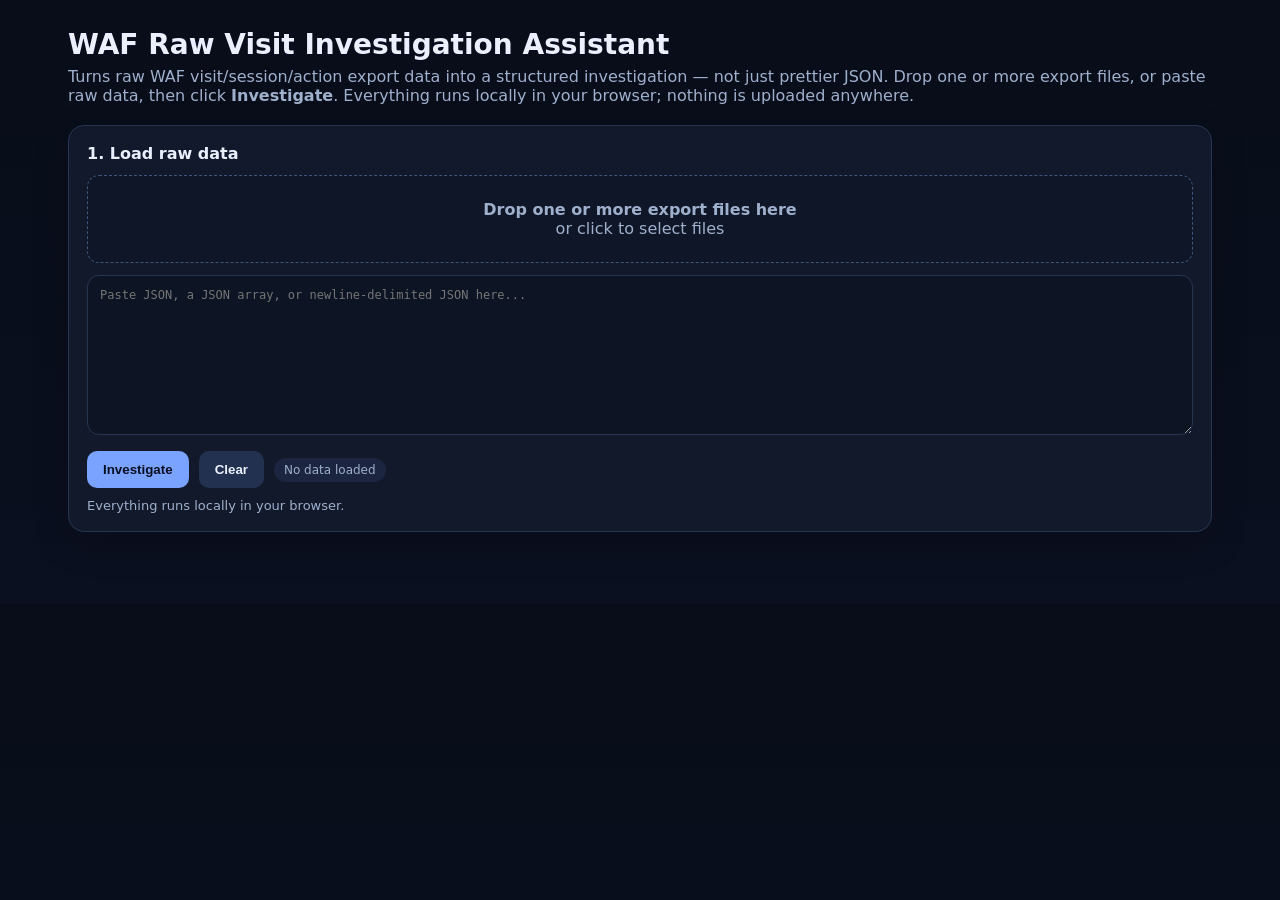
<file: tools/raw-data/index.html>
<!DOCTYPE html>
<html lang="en">
<head>
<meta charset="UTF-8" />
<meta name="viewport" content="width=device-width, initial-scale=1.0" />
<title>WAF Raw Visit Investigation Assistant</title>
<style>
  :root {
    --bg:#0b1020; --panel:#121a2c; --panel2:#172238; --text:#eaf0ff;
    --muted:#9fb0cc; --line:#263652; --accent:#7aa2ff; --good:#69d59a;
    --warn:#f4c76b; --bad:#ff7f8f; --chip:#1d2b47;
  }
  * { box-sizing:border-box; }
  body {
    margin:0; font-family:Inter, ui-sans-serif, system-ui, -apple-system, Segoe UI, sans-serif;
    background:linear-gradient(180deg,#080d19 0%,var(--bg) 100%); color:var(--text);
  }
  .wrap { max-width:1180px; margin:0 auto; padding:28px 18px 56px; }
  h1 { margin:0 0 6px; font-size:28px; }
  .sub { color:var(--muted); margin-bottom:20px; }
  .panel {
    background:rgba(18,26,44,.94); border:1px solid var(--line); border-radius:16px;
    padding:18px; box-shadow:0 12px 36px rgba(0,0,0,.18); margin-bottom:16px;
  }
  .panel h2 { font-size:16px; margin:0 0 12px; }
  .drop {
    border:1.5px dashed #40557c; border-radius:12px; padding:24px; text-align:center;
    color:var(--muted); cursor:pointer; transition:.15s; background:#0e1627;
  }
  .drop.drag { border-color:var(--accent); background:#111d34; }
  textarea {
    width:100%; min-height:160px; resize:vertical; background:#0d1423; color:#dfe8fb;
    border:1px solid var(--line); border-radius:12px; padding:12px; margin-top:12px;
    font-family:ui-monospace,SFMono-Regular,Menlo,Consolas,monospace; font-size:12px;
  }
  button {
    border:0; border-radius:10px; padding:11px 16px; font-weight:700; cursor:pointer;
    background:var(--accent); color:#071022;
  }
  button.secondary { background:#21314f; color:var(--text); }
  .row { display:flex; align-items:center; gap:10px; flex-wrap:wrap; margin-top:12px; }
  .status { margin-top:10px; color:var(--muted); font-size:13px; }
  .cards { display:grid; grid-template-columns:repeat(auto-fit,minmax(150px,1fr)); gap:10px; margin:4px 0 16px; }
  .card { background:var(--panel2); border:1px solid var(--line); padding:14px; border-radius:12px; }
  .num { font-size:23px; font-weight:800; }
  .label { font-size:12px; color:var(--muted); margin-top:2px; }
  .summary, .dash-empty { padding:14px; background:#0f1829; border:1px solid var(--line); border-radius:12px; line-height:1.6; }
  .summary p { margin:0 0 8px; }
  .summary p:last-child { margin-bottom:0; }
  .dash-empty { color:var(--muted); font-size:13px; }
  .chip { display:inline-block; padding:5px 10px; margin:3px 4px 3px 0; background:var(--chip); border-radius:999px; font-size:12px; }
  .chip-muted { background:#1b2540; color:var(--muted); }
  table { width:100%; border-collapse:collapse; font-size:12px; }
  th,td { text-align:left; padding:9px 8px; border-bottom:1px solid var(--line); vertical-align:top; }
  th { color:var(--muted); position:sticky; top:0; background:var(--panel); }
  .tablewrap { max-height:450px; overflow:auto; border:1px solid var(--line); border-radius:12px; }
  details { margin-top:12px; }
  summary { cursor:pointer; color:#c9d6ef; }
  pre { white-space:pre-wrap; word-break:break-word; background:#0b1322; padding:12px; border-radius:10px; border:1px solid var(--line); }
  .good{color:var(--good)} .warn{color:var(--warn)} .bad{color:var(--bad)}
  .note { color:var(--muted); font-size:12px; line-height:1.5; margin-top:12px; }
  .hidden { display:none; }

  .badge { display:inline-block; padding:2px 7px; border-radius:6px; font-size:10px; font-weight:700; text-transform:uppercase; letter-spacing:.3px; margin-left:6px; vertical-align:middle; }
  .badge-observed { background:#123a2c; color:var(--good); }
  .badge-heuristic { background:#3a300f; color:var(--warn); }
  .badge-unverified { background:#3a1620; color:var(--bad); }
  .badge-unknown { background:#22304a; color:var(--muted); }

  .finding { padding:12px 14px; background:#0f1829; border:1px solid var(--line); border-radius:12px; margin-bottom:10px; }
  .finding h3 { margin:0 0 6px; font-size:14px; }
  .evidence-list { margin:6px 0 0; padding-left:18px; color:var(--muted); font-size:12.5px; line-height:1.6; }

  .event-card { background:#0f1829; border:1px solid var(--line); border-radius:12px; padding:14px; margin-bottom:12px; }
  .event-card h3 { margin:0 0 8px; font-size:14px; }
  .kv { display:grid; grid-template-columns:170px 1fr; gap:4px 10px; font-size:12.5px; margin-top:6px; }
  .kv .k { color:var(--muted); }
  .kv .v { word-break:break-word; }
  .decode-pair { background:#0b1322; border:1px solid var(--line); border-radius:8px; padding:8px 10px; margin-top:8px; font-family:ui-monospace,SFMono-Regular,Menlo,Consolas,monospace; font-size:11.5px; word-break:break-word; }
  .decode-pair .lbl { color:var(--muted); font-family:Inter,ui-sans-serif,sans-serif; text-transform:uppercase; font-size:10px; letter-spacing:.4px; display:block; margin-bottom:2px; }
  .decode-pair .lbl:not(:first-child) { margin-top:6px; }

  .guidance-banner { padding:14px 16px; border-radius:12px; font-weight:700; margin-bottom:10px; }
  .guidance-possible { background:#123a2c; color:var(--good); border:1px solid #1c5c46; }
  .guidance-less-likely { background:#3a1620; color:var(--bad); border:1px solid #5c2430; }
  .guidance-unclear, .guidance-insufficient { background:#22304a; color:var(--muted); border:1px solid var(--line); }

  .narrative-list { margin:8px 0 0; padding-left:20px; line-height:1.7; font-size:13px; }
  @media(max-width:850px){ .kv{grid-template-columns:1fr} }
</style>
</head>
<body>
<div class="wrap">
  <h1>WAF Raw Visit Investigation Assistant</h1>
  <div class="sub">Turns raw WAF visit/session/action export data into a structured investigation — not just prettier JSON. Drop one or more export files, or paste raw data, then click <b>Investigate</b>. Everything runs locally in your browser; nothing is uploaded anywhere.</div>

  <section class="panel">
    <h2>1. Load raw data</h2>
    <div id="drop" class="drop">
      <b>Drop one or more export files here</b><br/>
      <span>or click to select files</span>
      <input id="file" type="file" multiple hidden />
    </div>
    <textarea id="input" placeholder='Paste JSON, a JSON array, or newline-delimited JSON here...'></textarea>
    <div class="row">
      <button id="analyze">Investigate</button>
      <button id="clear" class="secondary">Clear</button>
      <span id="exportType" class="chip chip-muted">No data loaded</span>
    </div>
    <div id="status" class="status">Everything runs locally in your browser.</div>
  </section>

  <div id="resultsWrap" class="hidden">

    <section class="panel">
      <h2>What Happened?</h2>
      <div id="whatHappened" class="summary"></div>
      <div class="note">
        This describes what the export contains and how the WAF processed it. It does not make a final malicious/benign
        determination by itself. Always correlate with the WAF console, policy configuration, timestamps, and application context.
      </div>
    </section>

    <section class="panel">
      <h2>Primary Findings</h2>
      <div id="dashCards" class="cards"></div>
      <div id="findings"></div>
    </section>

    <section class="panel">
      <h2>Visitor Assessment</h2>
      <div id="visitorAssessment"></div>
    </section>

    <section class="panel">
      <h2>Security / Attack Analysis</h2>
      <div id="securityEvents"></div>
    </section>

    <section class="panel">
      <h2>Investigation Guidance</h2>
      <div id="guidance"></div>
      <div class="note">Investigative guidance only, based on the heuristics above — not a verdict. "Potential False Positive" reflects how consistent the evidence looks with human, non-malicious behavior; it is never a claim that an attack did or didn't happen.</div>
    </section>

    <section class="panel">
      <h2>Timeline</h2>
      <h3 style="font-size:13px;margin:0 0 8px;color:var(--muted)">Correlated narrative</h3>
      <div id="correlatedNarrative"></div>
      <h3 style="font-size:13px;margin:16px 0 8px;color:var(--muted)">Full normalized timeline</h3>
      <div class="tablewrap">
        <table>
          <thead>
            <tr>
              <th>#</th><th>Time</th><th>Client IP</th><th>Method</th><th>URL / Path</th>
              <th>Result / Action</th><th>Category</th><th>Alert / Rule</th><th>Visitor / Session</th>
            </tr>
          </thead>
          <tbody id="rows"></tbody>
        </table>
      </div>
    </section>

    <section class="panel">
      <details>
        <summary>Field glossary detected in this export</summary>
        <div id="glossary"></div>
      </details>
      <details>
        <summary>Raw parsed JSON</summary>
        <pre id="parsed"></pre>
      </details>
    </section>

  </div>
</div>

<script>
const $ = id => document.getElementById(id);
let loadedFiles = [];

// ---------------------------------------------------------------------------
// Field glossary
// ---------------------------------------------------------------------------
const fieldMeaning = {
  siteid: "Site identifier.",
  clientip: "Client/source IP seen for the request or session.",
  clientipex: "Client/source IP field present in this export.",
  method: "HTTP request method such as GET or POST.",
  url: "Requested URL or resource.",
  referer: "HTTP Referer value, when supplied.",
  useragent: "Client User-Agent string.",
  visitorclappid: "Visitor classification identifier.",
  visitorclapptype: "Observed visitor client/application classification type.",
  visitorishuman: "Observed human/automation classification for the visitor.",
  visitorid: "Visitor identifier associated with the activity.",
  sessionid: "Session identifier associated with the activity.",
  isbadbot: "Observed bad-bot classification flag.",
  issuspectedbadbot: "Observed suspected-bad-bot classification flag.",
  requestresult: "WAF request handling/result value.",
  reqresult: "WAF request handling/result value.",
  alerttype: "Security alert type associated with the event.",
  alertstage: "Stage in request processing where the alert was generated.",
  alertactionscount: "Count of security actions associated with the alert.",
  attacks: "Array of security/attack category data associated with the record.",
  ruleid: "Identifier of the rule involved in the security action.",
  ruleaction: "Action associated with the matching rule.",
  matchedtext: "Text matched by the security rule/signature that triggered the event.",
  paramname: "Name of the request parameter associated with the security event.",
  paramvalue: "Value of the request parameter associated with the security event.",
  querystring: "Raw query string associated with the request.",
  postbody: "Raw POST body associated with the request.",
  location: "Where in the request the matched content was found (e.g. query string, header, body).",
  captchasupport: "Observed CAPTCHA support/state for the client.",
  cookiesupport: "Observed cookie support/state for the client.",
  jssupport: "Observed JavaScript support/state for the client.",
  countrycode: "Country code derived for the client.",
  city: "City derived for the client.",
  starttime: "Session/event start timestamp.",
  endtime: "Session/event end timestamp.",
  updatetime: "Timestamp when the record was last updated.",
  responsetime: "Observed response timing field, if supplied.",
  statuscode: "HTTP response status code, if supplied."
};

// Locally supplied, unverified mapping of numeric attack/security category IDs.
// This is NOT sourced from official WAF vendor documentation and must be confirmed
// before being treated as authoritative. It is not the same thing as a rule ID.
const WAF_CATEGORY_MAP = {
  0: "SQL Injection",
  1: "Cross Site Scripting",
  3: "Illegal Resource Access",
  4: "Bad Bot",
  7: "Security Playground",
  8: "DDoS",
  9: "Backdoor Protection",
  10: "Remote File Inclusion",
  11: "Rules",
  12: "API Specification Violation",
  13: "Account Takeover",
  14: "Advanced Bot Protection",
  17: "Invalid POST Resubmission"
};
function mapCategory(id) {
  if (id === undefined || id === null || id === "") return null;
  const key = Number(id);
  if (Number.isFinite(key) && Object.prototype.hasOwnProperty.call(WAF_CATEGORY_MAP, key)) {
    return { id: key, label: WAF_CATEGORY_MAP[key], verified: false };
  }
  return { id, label: null, verified: false };
}

// ---------------------------------------------------------------------------
// 1. Input handling / parsing (unchanged mechanics: file, drag-drop, paste, loose parsing)
// ---------------------------------------------------------------------------
function flattenObjects(value, out=[]) {
  if (Array.isArray(value)) {
    value.forEach(v => flattenObjects(v, out));
  } else if (value && typeof value === "object") {
    out.push(value);
  }
  return out;
}
function parseLoose(text) {
  const t = text.trim();
  if (!t) return [];
  try { return flattenObjects(JSON.parse(t)); } catch(e) {}

  // NDJSON / one JSON object or array per line
  let items = [];
  let ok = 0;
  for (const line of t.split(/\r?\n/)) {
    const s = line.trim().replace(/,$/,"");
    if (!s) continue;
    try {
      const parsed = JSON.parse(s);
      flattenObjects(parsed, items); ok++;
    } catch(e) {}
  }
  if (ok && items.length) return items;

  // Salvage concatenated top-level JSON objects by balanced brace scanning.
  items = [];
  let start=-1, depth=0, inStr=false, esc=false;
  for (let i=0;i<t.length;i++) {
    const ch=t[i];
    if (inStr) {
      if (esc) esc=false;
      else if (ch==="\\") esc=true;
      else if (ch==='"') inStr=false;
      continue;
    }
    if (ch==='"') { inStr=true; continue; }
    if (ch==="{") { if(depth===0) start=i; depth++; }
    else if (ch==="}") {
      depth--;
      if (depth===0 && start>=0) {
        try { items.push(JSON.parse(t.slice(start,i+1))); } catch(e) {}
        start=-1;
      }
    }
  }
  if (items.length) return items;
  throw new Error("Could not parse the input as JSON, JSON array, NDJSON, or concatenated JSON objects.");
}

async function readFileAsText(file) {
  const bytes = new Uint8Array(await file.arrayBuffer());
  if (bytes.length >= 2 && bytes[0] === 0xFF && bytes[1] === 0xFE) {
    return new TextDecoder("utf-16le").decode(bytes.subarray(2));
  }
  if (bytes.length >= 2 && bytes[0] === 0xFE && bytes[1] === 0xFF) {
    return new TextDecoder("utf-16be").decode(bytes.subarray(2));
  }
  const text = new TextDecoder("utf-8").decode(bytes);
  return text.charCodeAt(0) === 0xFEFF ? text.slice(1) : text;
}

// ---------------------------------------------------------------------------
// Shared helpers
// ---------------------------------------------------------------------------
function canonicalKey(obj, candidates) {
  const keys = Object.keys(obj || {});
  const found = keys.find(k => candidates.includes(k.toLowerCase()));
  return found ? obj[found] : undefined;
}
function deepFind(obj, candidates, depth=0) {
  if (!obj || typeof obj !== "object" || depth > 4) return undefined;
  const direct = canonicalKey(obj, candidates);
  if (direct !== undefined && direct !== null && direct !== "") return direct;
  for (const v of Object.values(obj)) {
    if (v && typeof v === "object") {
      const hit = deepFind(v, candidates, depth+1);
      if (hit !== undefined && hit !== null && hit !== "") return hit;
    }
  }
}
function get(rec, names) { return deepFind(rec, names.map(x=>x.toLowerCase())); }
function safe(v) {
  if (v === undefined || v === null || v === "") return "—";
  if (typeof v === "object") return JSON.stringify(v);
  return String(v);
}
function timeFmt(v) {
  if (v === undefined || v === null || v === "") return "—";
  let n = Number(v);
  if (Number.isFinite(n)) {
    if (String(Math.trunc(n)).length === 10) n *= 1000;
    if (String(Math.trunc(n)).length >= 13) {
      const d = new Date(n);
      if (!isNaN(d)) return d.toLocaleString();
    }
  }
  const d = new Date(v);
  return isNaN(d) ? safe(v) : d.toLocaleString();
}
function uniq(arr){ return [...new Set(arr.filter(v => v!==undefined && v!==null && v!=="").map(String))]; }
function truthy(v) { return /^(true|1|yes)$/i.test(String(v == null ? "" : v).trim()); }
function escapeHtml(s) {
  return String(s).replace(/[&<>"']/g, c => ({"&":"&amp;","<":"&lt;",">":"&gt;",'"':"&quot;","'":"&#039;"}[c]));
}
// Attempts a safe, non-executing URL/form decode. Returns undefined if decoding
// fails or doesn't change the value (so callers can skip showing a redundant pair).
function safeDecode(v) {
  if (v === undefined || v === null || v === "") return undefined;
  const s = String(v);
  try {
    const d = decodeURIComponent(s.replace(/\+/g, " "));
    return d !== s ? d : undefined;
  } catch(e) { return undefined; }
}

// ---------------------------------------------------------------------------
// 3. Export-type detection
// ---------------------------------------------------------------------------
const SESSION_SIGNAL_FIELDS = ["visitorishuman","visitorclapptype","visitorclappid","cookiesupport","jssupport","captchasupport"];
const ACTION_SIGNAL_FIELDS = ["attacks","alerttype","ruleid","matchedtext","paramname","paramvalue","requestresult"];
function classifyRecord(rec) {
  const hasSession = get(rec, SESSION_SIGNAL_FIELDS) !== undefined;
  const hasAction = get(rec, ACTION_SIGNAL_FIELDS) !== undefined;
  if (hasSession && hasAction) return "mixed-record";
  if (hasAction) return "action";
  if (hasSession) return "session";
  return "unknown";
}
function detectExportType(records) {
  if (!records.length) return "Unknown/Unsupported";
  const kinds = new Set(records.map(classifyRecord));
  const hasSession = kinds.has("session") || kinds.has("mixed-record");
  const hasAction = kinds.has("action") || kinds.has("mixed-record");
  if (hasSession && hasAction) return "Mixed Session + Action Raw";
  if (hasSession) return "Session Raw";
  if (hasAction) return "Action Raw";
  return "Unknown/Unsupported";
}

// ---------------------------------------------------------------------------
// 4. Normalization
// ---------------------------------------------------------------------------
function extractCategories(rec) {
  const attacksVal = get(rec, ["attacks"]);
  const ids = [];
  if (Array.isArray(attacksVal)) {
    attacksVal.forEach(a => {
      if (typeof a === "number" || (typeof a === "string" && a.trim() !== "" && !isNaN(Number(a)))) {
        ids.push(Number(a));
      } else if (a && typeof a === "object") {
        const c = get(a, ["type","category","attacktype","attackcategory"]);
        if (c !== undefined) ids.push(c);
      }
    });
  }
  const single = get(rec, ["attackcategory","category"]);
  if (single !== undefined) ids.push(single);
  return ids.map(mapCategory).filter(Boolean);
}

function normalizeRecord(rec, idx) {
  const kind = classifyRecord(rec);
  const alert = get(rec,["alerttype","alert_type","attacktype","violation","violations"]);
  const alertStage = get(rec,["alertstage","alert_stage"]);
  const action = get(rec,["requestresult","reqresult","ruleaction","action","result"]);
  const rule = get(rec,["ruleid","rule_id","rulename","rule_name"]);
  const visit = get(rec,["visitorclappid","visitorid","sessionid","session_id"]);

  let categories = extractCategories(rec);
  if (!categories.length && alert !== undefined && alert !== null && alert !== "" && !isNaN(Number(alert))) {
    const c = mapCategory(alert);
    if (c) categories = [c];
  }

  const paramName = get(rec, ["paramname","parameter_name"]);
  const paramValueRaw = get(rec, ["paramvalue","parameter_value"]);
  const matchedTextRaw = get(rec, ["matchedtext","matched_text"]);
  const queryStringRaw = get(rec, ["querystring","query_string"]);
  const postBodyRaw = get(rec, ["postbody","post_body"]);
  const location = get(rec, ["location"]);

  const security = kind === "action" || kind === "mixed-record" || !!(alert || rule || categories.length);
  const sessionLike = (kind === "session" || kind === "mixed-record");

  return {
    idx: idx+1, kind,
    time: get(rec,["starttime","timestamp","eventtime","time","updatetime","endtime"]),
    ip: get(rec,["clientip","clientipex","src","sourceip","ip"]),
    method: get(rec,["method","requestmethod","httpmethod"]),
    url: get(rec,["url","requesturl","path","uri"]),
    action, alert, alertStage, rule, visit,
    status: get(rec,["statuscode","httpstatus","responsecode","status"]),
    country: get(rec,["countrycode","country"]),
    captcha: get(rec,["captchasupport","captchapending","captchabyvisitor"]),
    cookie: get(rec,["cookiesupport"]),
    js: get(rec,["jssupport"]),
    userAgent: get(rec,["useragent","user_agent"]),
    isHuman: get(rec,["visitorishuman","visitor_is_human"]),
    clAppType: get(rec,["visitorclapptype","visitor_cl_app_type"]),
    isBadBot: get(rec,["isbadbot","is_bad_bot"]),
    isSuspectedBadBot: get(rec,["issuspectedbadbot","is_suspected_bad_bot"]),
    categories,
    paramName,
    paramValueRaw, paramValueDecoded: safeDecode(paramValueRaw),
    matchedTextRaw, matchedTextDecoded: safeDecode(matchedTextRaw),
    queryStringRaw, queryStringDecoded: safeDecode(queryStringRaw),
    postBodyRaw, postBodyDecoded: safeDecode(postBodyRaw),
    location,
    security,
    sessionLike,
    raw: rec
  };
}

function categoryText(x) {
  if (!x.categories || !x.categories.length) return "—";
  return x.categories.map(c => c.label ? `${c.label} (unverified)` : `Category ${safe(c.id)} (unknown)`).join(", ");
}

// ---------------------------------------------------------------------------
// 6/13. Session / visitor analysis
// ---------------------------------------------------------------------------
function analyzeVisitors(n) {
  const sessionRecs = n.filter(x => x.sessionLike || x.isHuman !== undefined || x.clAppType !== undefined);
  if (!sessionRecs.length) return null;

  const humanFlags = uniq(sessionRecs.map(x=>x.isHuman));
  const clAppTypes = uniq(sessionRecs.map(x=>x.clAppType));
  const badBotRecs = sessionRecs.filter(x => truthy(x.isBadBot));
  const suspectRecs = sessionRecs.filter(x => truthy(x.isSuspectedBadBot));
  const cookieVals = uniq(sessionRecs.map(x=>x.cookie));
  const jsVals = uniq(sessionRecs.map(x=>x.js));
  const captchaVals = uniq(sessionRecs.map(x=>x.captcha));
  const uas = uniq(sessionRecs.map(x=>x.userAgent));

  let humanLikelihood, basis;
  if (humanFlags.length) {
    const allHuman = humanFlags.every(v => truthy(v) || /human/i.test(v));
    const allBot = humanFlags.every(v => (!truthy(v) && !/human/i.test(v)));
    humanLikelihood = allHuman ? "Likely human" : allBot ? "Likely automated" : "Mixed / inconclusive across records";
    basis = "observed";
  } else {
    humanLikelihood = "Unclear — no direct human/automation classification field observed";
    basis = "unknown";
  }

  const botIndicators = [];
  if (badBotRecs.length) botIndicators.push(`Flagged as a bad bot on ${badBotRecs.length} record${badBotRecs.length===1?"":"s"} (observed).`);
  if (suspectRecs.length) botIndicators.push(`Flagged as a suspected bad bot on ${suspectRecs.length} record${suspectRecs.length===1?"":"s"} (observed).`);
  if (clAppTypes.length) botIndicators.push(`Visitor classification type value(s) observed: ${clAppTypes.join(", ")}.`);
  if (!botIndicators.length) botIndicators.push("No explicit bad-bot classification field was observed in this export.");

  return { humanLikelihood, basis, botIndicators, clAppTypes, cookieVals, jsVals, captchaVals, uas, recordCount: sessionRecs.length };
}

// ---------------------------------------------------------------------------
// 5/14. Security / attack event analysis
// ---------------------------------------------------------------------------
function analyzeSecurityEvents(n) {
  return n.filter(x => x.security);
}

// ---------------------------------------------------------------------------
// 8. Investigation guidance engine (deterministic, non-authoritative)
// ---------------------------------------------------------------------------
function buildGuidance(n, visitorAssessment, securityEvents) {
  if (!securityEvents.length) {
    return {
      level: "insufficient",
      text: "No security/action events were detected in this export.",
      evidence: ["There is nothing to evaluate for false-positive likelihood without at least one security/action event."]
    };
  }

  const categoryLabels = uniq(securityEvents.flatMap(e => (e.categories||[]).map(c => c.label || `Category ${c.id}`)));
  const blockedOrChallenged = securityEvents.filter(e => /block|challenge|captcha|deny|drop/i.test(String(e.action||"")));
  const humanLikely = visitorAssessment && visitorAssessment.humanLikelihood === "Likely human";
  const strongBot = !!(visitorAssessment && visitorAssessment.botIndicators.some(b => /Flagged as a bad bot/.test(b)));
  const goodBrowserSupport = !!(visitorAssessment
    && visitorAssessment.cookieVals.some(truthy)
    && visitorAssessment.jsVals.some(truthy));

  const evidence = [];
  evidence.push(`${securityEvents.length} security event${securityEvents.length===1?"":"s"} observed across ${categoryLabels.length || "an unspecified number of"} distinct categor${categoryLabels.length===1?"y":"ies"}.`);
  evidence.push(`${blockedOrChallenged.length} block/challenge/deny-style action${blockedOrChallenged.length===1?"":"s"} observed.`);
  if (visitorAssessment) evidence.push(`Visitor human-likelihood: ${visitorAssessment.humanLikelihood} (${visitorAssessment.basis}).`);
  if (goodBrowserSupport) evidence.push("Cookie and JavaScript support were both observed as supported.");

  if (humanLikely && categoryLabels.length <= 1 && !strongBot && blockedOrChallenged.length <= 1) {
    return { level: "possible", text: "Potential False Positive: Possible", evidence };
  }
  if (strongBot && categoryLabels.length > 1 && blockedOrChallenged.length > 1) {
    return { level: "less-likely", text: "Potential False Positive: Less Likely", evidence };
  }
  return { level: "unclear", text: "Potential False Positive: Unclear — evidence does not clearly match either pattern above", evidence };
}

// ---------------------------------------------------------------------------
// 9. Correlation engine
// ---------------------------------------------------------------------------
function correlate(n) {
  const withVisit = n.filter(x => x.visit);
  if (!withVisit.length) return [];
  const groups = {};
  withVisit.forEach(x => { (groups[x.visit] = groups[x.visit] || []).push(x); });
  return Object.entries(groups)
    .filter(([,items]) => items.length > 1)
    .map(([visit, items]) => ({
      visit,
      items: items.slice().sort((a,b) => {
        const ta = Date.parse(a.time); const tb = Date.parse(b.time);
        if (isNaN(ta) || isNaN(tb)) return a.idx - b.idx;
        return ta - tb;
      })
    }));
}
function describeStep(x) {
  if (x.security) {
    const cat = categoryText(x);
    return `Request${x.url ? ` to ${escapeHtml(x.url)}` : ""} triggered ${cat !== "—" ? escapeHtml(cat) : "a security event"}${x.action ? `, resulting in ${escapeHtml(safe(x.action))}` : ""}.`;
  }
  if (x.sessionLike) {
    return `Session/visitor activity observed${x.ip ? ` from ${escapeHtml(safe(x.ip))}` : ""}${x.country ? ` (${escapeHtml(safe(x.country))})` : ""}.`;
  }
  return `Request recorded${x.url ? ` to ${escapeHtml(x.url)}` : ""}.`;
}

// ---------------------------------------------------------------------------
// 10. "What happened" narrative
// ---------------------------------------------------------------------------
function buildWhatHappened(n, exportType, visitorAssessment, securityEvents) {
  const ips = uniq(n.map(x=>x.ip));
  const urls = uniq(n.map(x=>x.url));
  const parts = [];

  parts.push(`${n.length} record${n.length===1?"":"s"} analyzed (detected as <b>${escapeHtml(exportType)}</b>).`);
  if (ips.length) parts.push(`Activity originated from ${ips.length===1 ? `client IP <b>${escapeHtml(ips[0])}</b>` : `<b>${ips.length}</b> distinct client IPs`}.`);
  if (urls.length) parts.push(urls.length===1 ? `The target resource was <b>${escapeHtml(urls[0])}</b>.` : `<b>${urls.length}</b> distinct resources were targeted.`);

  if (securityEvents.length) {
    const cats = uniq(securityEvents.flatMap(e => (e.categories||[]).map(c => c.label || `category ${c.id} (unverified)`)));
    parts.push(`The WAF generated ${securityEvents.length} security-processing event${securityEvents.length===1?"":"s"}${cats.length ? `, including ${escapeHtml(cats.slice(0,4).join(", "))}` : ""}.`);
  } else {
    parts.push("No security/action events were detected — this export appears to be primarily session telemetry.");
  }

  if (visitorAssessment) parts.push(`Visitor assessment: <b>${escapeHtml(visitorAssessment.humanLikelihood)}</b>.`);
  parts.push(`<span class="warn">What remains unknown:</span> anything not directly present in the fields below. Correlate with the WAF console, policy configuration, and application logs for full context.`);

  return parts.map(p => `<p>${p}</p>`).join("");
}

// ---------------------------------------------------------------------------
// 10. Rendering
// ---------------------------------------------------------------------------
function renderDashCards(n, securityEvents, visitorAssessment, exportType) {
  const cards = [{ label: "Total Records", value: n.length }];

  if (securityEvents.length || /Action|Mixed/.test(exportType)) {
    cards.push({ label: "Security Events", value: securityEvents.length });
    const blocked = securityEvents.filter(e => /block|challenge|captcha|deny|drop/i.test(String(e.action||"")));
    cards.push({ label: "Blocked / Challenged", value: blocked.length });
    const cats = uniq(securityEvents.flatMap(e => (e.categories||[]).map(c => c.label || `cat-${c.id}`)));
    cards.push({ label: "Attack / Security Categories", value: cats.length });
  }

  const visitors = uniq(n.map(x=>x.visit));
  if (visitors.length) cards.push({ label: "Unique Visitors / Sessions", value: visitors.length });

  if (visitorAssessment) {
    const humanish = n.filter(x => truthy(x.isHuman) || /human/i.test(String(x.isHuman||""))).length;
    const botish = n.filter(x => truthy(x.isBadBot) || truthy(x.isSuspectedBadBot)).length;
    if (humanish) cards.push({ label: "Human Indicators", value: humanish });
    if (botish) cards.push({ label: "Bot Indicators", value: botish });
  }

  $("dashCards").innerHTML = cards.map(c =>
    `<div class="card"><div class="num">${escapeHtml(String(c.value))}</div><div class="label">${escapeHtml(c.label)}</div></div>`
  ).join("");
}

function renderFindings(n, securityEvents, visitorAssessment) {
  const findings = [];
  const ips = uniq(n.map(x=>x.ip));
  const urls = uniq(n.map(x=>x.url));

  if (ips.length) {
    findings.push({
      title: `Traffic observed from ${ips.length} client IP${ips.length===1?"":"s"}`,
      evidence: ips.slice(0,8).map(ip => `Client IP: ${ip}`)
    });
  }
  if (urls.length) {
    findings.push({
      title: `${urls.length} distinct URL/resource${urls.length===1?"":"s"} targeted`,
      evidence: urls.slice(0,8).map(u => `URL: ${u}`)
    });
  }
  if (securityEvents.length) {
    const cats = uniq(securityEvents.flatMap(e => (e.categories||[]).map(c => c.label ? c.label : `Category ${c.id} (unverified)`)));
    findings.push({
      title: `${securityEvents.length} security event${securityEvents.length===1?"":"s"} recorded`,
      evidence: cats.length ? cats.map(c => `Category observed: ${c}`) : ["No category could be mapped from the fields present; see raw fields on each event."]
    });
  } else {
    findings.push({ title: "No security/action events detected", evidence: ["This export appears to contain session telemetry only."] });
  }
  if (visitorAssessment) {
    findings.push({ title: `Visitor assessment: ${visitorAssessment.humanLikelihood}`, evidence: visitorAssessment.botIndicators });
  }

  $("findings").innerHTML = findings.map(f => `
    <div class="finding">
      <h3>${escapeHtml(f.title)}</h3>
      <ul class="evidence-list">${f.evidence.map(e=>`<li>${escapeHtml(e)}</li>`).join("")}</ul>
    </div>`).join("");
}

function renderVisitorAssessment(v) {
  const el = $("visitorAssessment");
  if (!v) {
    el.innerHTML = `<div class="dash-empty">No visitor/session classification fields (e.g. human/automation flag, cookie/JS/CAPTCHA support) were detected in this export.</div>`;
    return;
  }
  const basisBadge = v.basis === "observed"
    ? `<span class="badge badge-observed">Observed</span>`
    : `<span class="badge badge-unknown">Unknown</span>`;
  el.innerHTML = `
    <div class="finding">
      <h3>${escapeHtml(v.humanLikelihood)} ${basisBadge}</h3>
      <div class="kv">
        <div class="k">Client classification</div><div class="v">${escapeHtml(v.clAppTypes.join(", ") || "—")}</div>
        <div class="k">Cookie support</div><div class="v">${escapeHtml(v.cookieVals.join(", ") || "—")}</div>
        <div class="k">JavaScript support</div><div class="v">${escapeHtml(v.jsVals.join(", ") || "—")}</div>
        <div class="k">CAPTCHA behavior</div><div class="v">${escapeHtml(v.captchaVals.join(", ") || "—")}</div>
        <div class="k">User-Agent(s)</div><div class="v">${escapeHtml(v.uas.slice(0,3).join(" | ") || "—")}</div>
      </div>
      <ul class="evidence-list">${v.botIndicators.map(b=>`<li>${escapeHtml(b)}</li>`).join("")}</ul>
      <div class="note">Recommended investigation: confirm these classification fields against the WAF console for this visitor/session, and check whether the User-Agent and behavior are consistent with a real browser.</div>
    </div>`;
}

function decodeRowHtml(label, rawVal, decodedVal) {
  if (rawVal === undefined || rawVal === null || rawVal === "") return "";
  return `<div class="decode-pair">
    <span class="lbl">${escapeHtml(label)} — original</span>${escapeHtml(safe(rawVal))}
    ${decodedVal ? `<span class="lbl">${escapeHtml(label)} — decoded</span>${escapeHtml(decodedVal)}` : ""}
  </div>`;
}

function renderSecurityEvents(events) {
  const el = $("securityEvents");
  if (!events.length) {
    el.innerHTML = `<div class="dash-empty">No security/action events were detected in this export.</div>`;
    return;
  }
  el.innerHTML = events.map(e => {
    const catHtml = (e.categories && e.categories.length)
      ? e.categories.map(c => c.label
          ? `${escapeHtml(c.label)} <span class="badge badge-unverified">Unverified mapping</span>`
          : `Category ${escapeHtml(safe(c.id))} <span class="badge badge-unknown">Unknown</span>`
        ).join(", ")
      : (e.rule ? `Rule ${escapeHtml(safe(e.rule))}` : "Unspecified");

    return `
    <div class="event-card">
      <h3>Security Event #${e.idx} — ${catHtml}</h3>
      <div class="kv">
        <div class="k">Triggered parameter</div><div class="v">${escapeHtml(safe(e.paramName))}</div>
        <div class="k">Location</div><div class="v">${escapeHtml(safe(e.location))}</div>
        <div class="k">Request result</div><div class="v">${escapeHtml(safe(e.action))}</div>
        <div class="k">Rule / category ID</div><div class="v">${escapeHtml(safe(e.rule))}</div>
        <div class="k">URL</div><div class="v">${escapeHtml(safe(e.url))}</div>
        <div class="k">Client IP</div><div class="v">${escapeHtml(safe(e.ip))}</div>
        <div class="k">Visitor / session</div><div class="v">${escapeHtml(safe(e.visit))}</div>
        <div class="k">Time</div><div class="v">${escapeHtml(timeFmt(e.time))}</div>
      </div>
      ${decodeRowHtml("Parameter value", e.paramValueRaw, e.paramValueDecoded)}
      ${decodeRowHtml("Matched text", e.matchedTextRaw, e.matchedTextDecoded)}
      ${decodeRowHtml("Query string", e.queryStringRaw, e.queryStringDecoded)}
      ${decodeRowHtml("POST body", e.postBodyRaw, e.postBodyDecoded)}
      <details><summary>Supporting raw fields</summary><pre>${escapeHtml(JSON.stringify(e.raw, null, 2))}</pre></details>
    </div>`;
  }).join("");
}

function renderCorrelatedNarrative(groups) {
  const el = $("correlatedNarrative");
  if (!groups.length) {
    el.innerHTML = `<div class="dash-empty">Not enough shared visitor/session identifiers were found across records to build a correlated narrative.</div>`;
    return;
  }
  el.innerHTML = groups.slice(0,10).map(g => `
    <div class="finding">
      <h3>Visitor / session: ${escapeHtml(g.visit)}</h3>
      <ol class="narrative-list">${g.items.map(x=>`<li>${describeStep(x)}</li>`).join("")}</ol>
    </div>`).join("");
}

function renderGuidance(g) {
  const cls = g.level === "possible" ? "guidance-possible"
    : g.level === "less-likely" ? "guidance-less-likely"
    : g.level === "insufficient" ? "guidance-insufficient"
    : "guidance-unclear";
  $("guidance").innerHTML = `
    <div class="guidance-banner ${cls}">${escapeHtml(g.text)}</div>
    <ul class="evidence-list">${g.evidence.map(e=>`<li>${escapeHtml(e)}</li>`).join("")}</ul>`;
}

function renderTimeline(n) {
  $("rows").innerHTML = n.map(x => `
    <tr>
      <td>${x.idx}</td>
      <td>${escapeHtml(timeFmt(x.time))}</td>
      <td>${escapeHtml(safe(x.ip))}</td>
      <td>${escapeHtml(safe(x.method))}</td>
      <td>${escapeHtml(safe(x.url))}${x.status ? `<br><span class="label">HTTP ${escapeHtml(safe(x.status))}</span>`:""}</td>
      <td>${escapeHtml(safe(x.action))}</td>
      <td>${escapeHtml(categoryText(x))}</td>
      <td>${escapeHtml(safe(x.alert))}${x.rule ? `<br><span class="label">Rule: ${escapeHtml(safe(x.rule))}</span>`:""}</td>
      <td>${escapeHtml(safe(x.visit))}</td>
    </tr>`).join("");
}

function renderGlossary(records) {
  const keys = new Set();
  records.forEach(r => Object.keys(r).forEach(k => keys.add(k)));
  const glossaryRows = [...keys].sort().map(k => {
    const meaning = fieldMeaning[k.toLowerCase()] || "Raw WAF export field. Kept visible for investigation; meaning may depend on export type/version.";
    return `<tr><td><code>${escapeHtml(k)}</code></td><td>${escapeHtml(meaning)}</td></tr>`;
  }).join("");
  $("glossary").innerHTML = `<div class="tablewrap" style="max-height:300px"><table><thead><tr><th>Field</th><th>Interpretation</th></tr></thead><tbody>${glossaryRows}</tbody></table></div>`;
}

// ---------------------------------------------------------------------------
// Orchestration
// ---------------------------------------------------------------------------
function interpret(records) {
  const n = records.map(normalizeRecord);
  const exportType = detectExportType(records);
  const visitorAssessment = analyzeVisitors(n);
  const securityEvents = analyzeSecurityEvents(n);
  const correlated = correlate(n);
  const guidance = buildGuidance(n, visitorAssessment, securityEvents);

  $("exportType").textContent = `Detected: ${exportType}`;
  $("resultsWrap").classList.remove("hidden");

  $("whatHappened").innerHTML = buildWhatHappened(n, exportType, visitorAssessment, securityEvents);
  renderDashCards(n, securityEvents, visitorAssessment, exportType);
  renderFindings(n, securityEvents, visitorAssessment);
  renderVisitorAssessment(visitorAssessment);
  renderSecurityEvents(securityEvents);
  renderCorrelatedNarrative(correlated);
  renderGuidance(guidance);
  renderTimeline(n);
  renderGlossary(records);
  $("parsed").textContent = JSON.stringify(records, null, 2);
}

async function process() {
  try {
    let all = [];
    let sourceCount = 0;
    for (const f of loadedFiles) {
      const txt = await readFileAsText(f);
      all.push(...parseLoose(txt)); sourceCount++;
    }
    if ($("input").value.trim()) {
      all.push(...parseLoose($("input").value)); sourceCount++;
    }
    if (!all.length) throw new Error("Add a file or paste raw data first.");
    interpret(all);
    $("status").innerHTML = `<span class="good">Parsed ${all.length} record${all.length===1?"":"s"} from ${sourceCount} source${sourceCount===1?"":"s"}.</span>`;
  } catch(e) {
    $("status").innerHTML = `<span class="bad">${escapeHtml(e.message)}</span>`;
  }
}

$("drop").onclick = () => $("file").click();
$("file").onchange = e => {
  loadedFiles = [...e.target.files];
  $("status").textContent = `${loadedFiles.length} file(s) ready: ${loadedFiles.map(f=>f.name).join(", ")}`;
};
["dragenter","dragover"].forEach(ev => $("drop").addEventListener(ev, e => { e.preventDefault(); $("drop").classList.add("drag"); }));
["dragleave","drop"].forEach(ev => $("drop").addEventListener(ev, e => { e.preventDefault(); $("drop").classList.remove("drag"); }));
$("drop").addEventListener("drop", e => {
  loadedFiles = [...e.dataTransfer.files];
  $("status").textContent = `${loadedFiles.length} file(s) ready: ${loadedFiles.map(f=>f.name).join(", ")}`;
});
$("analyze").onclick = process;
$("clear").onclick = () => {
  loadedFiles=[]; $("file").value=""; $("input").value="";
  $("status").textContent="Everything runs locally in your browser.";
  $("exportType").textContent = "No data loaded";
  $("resultsWrap").classList.add("hidden");
};
</script>
</body>
</html>
</file>
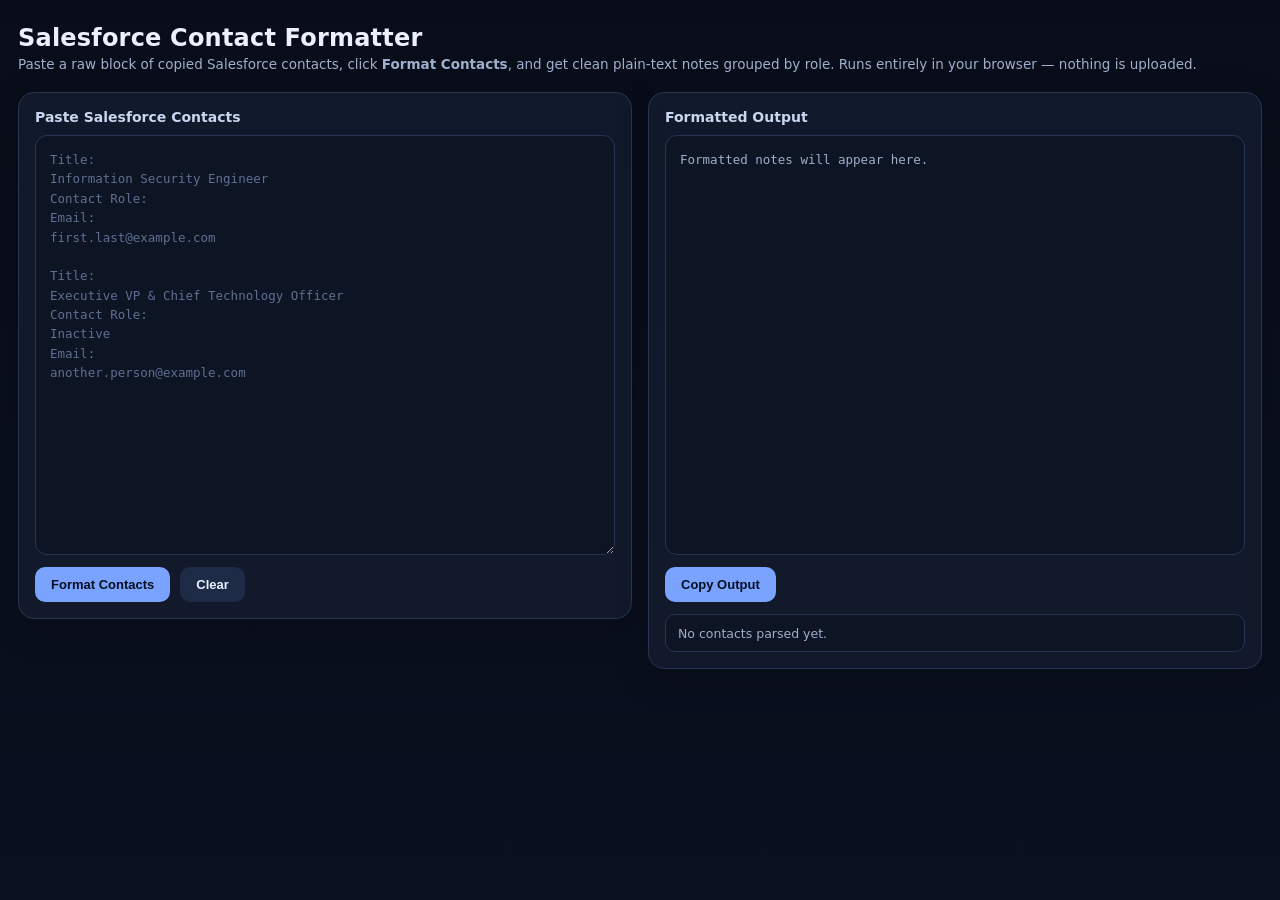
<file: tools/contact-formatter.html>
<!DOCTYPE html>
<html lang="en">
<head>
<meta charset="UTF-8" />
<meta name="viewport" content="width=device-width, initial-scale=1.0" />
<title>Salesforce Contact Formatter</title>
<style>
  :root {
    --bg:#0b1020; --panel:#121a2c; --panel2:#0d1423; --text:#eaf0ff;
    --muted:#9fb0cc; --line:#263652; --accent:#7aa2ff; --accent2:#5a7fe0;
    --good:#69d59a; --chip:#1d2b47;
  }
  * { box-sizing:border-box; }
  html,body { height:100%; }
  body {
    margin:0; color:var(--text);
    font-family:Inter, ui-sans-serif, system-ui, -apple-system, "Segoe UI", sans-serif;
    background:linear-gradient(180deg,#080d19 0%,var(--bg) 100%);
  }
  .wrap { max-width:1280px; margin:0 auto; padding:24px 18px 40px; }
  header h1 { margin:0 0 4px; font-size:24px; letter-spacing:.2px; }
  header p { margin:0 0 20px; color:var(--muted); font-size:13.5px; }

  .grid { display:grid; grid-template-columns:1fr 1fr; gap:16px; align-items:start; }
  @media (max-width:860px){ .grid { grid-template-columns:1fr; } }

  .panel {
    background:rgba(18,26,44,.94); border:1px solid var(--line);
    border-radius:16px; padding:16px; box-shadow:0 12px 36px rgba(0,0,0,.18);
    display:flex; flex-direction:column; min-height:0;
  }
  .panel h2 { font-size:14px; margin:0 0 10px; color:#c9d6ef; font-weight:700; }

  textarea, pre.output {
    width:100%; background:var(--panel2); color:#dfe8fb;
    border:1px solid var(--line); border-radius:12px; padding:14px;
    font-family:ui-monospace,SFMono-Regular,Menlo,Consolas,monospace;
    font-size:12.5px; line-height:1.55;
  }
  textarea { min-height:420px; resize:vertical; }
  textarea::placeholder { color:#5f7093; }

  pre.output {
    margin:0; min-height:420px; max-height:640px; overflow:auto;
    white-space:pre-wrap; word-break:break-word;
  }
  pre.output.empty { color:var(--muted); }

  .row { display:flex; gap:10px; flex-wrap:wrap; align-items:center; margin-top:12px; }
  .spacer { flex:1; }
  button {
    border:0; border-radius:10px; padding:10px 16px; font-weight:700;
    cursor:pointer; font-size:13px; transition:.12s;
  }
  button.primary { background:var(--accent); color:#071022; }
  button.primary:hover { background:var(--accent2); }
  button.secondary { background:var(--chip); color:var(--text); }
  button.secondary:hover { background:#26375a; }
  button:active { transform:translateY(1px); }

  .summary {
    margin-top:12px; padding:10px 12px; border-radius:10px;
    background:var(--panel2); border:1px solid var(--line);
    color:var(--muted); font-size:12.5px; min-height:38px;
    display:flex; align-items:center;
  }
  .summary b { color:var(--text); }
  .summary .dot { color:#3f5478; margin:0 8px; }
  .copied { color:var(--good); font-weight:700; }
</style>
</head>
<body>
<div class="wrap">
  <header>
    <h1>Salesforce Contact Formatter</h1>
    <p>Paste a raw block of copied Salesforce contacts, click <b>Format Contacts</b>, and get clean plain-text notes grouped by role. Runs entirely in your browser — nothing is uploaded.</p>
  </header>

  <div class="grid">
    <!-- LEFT -->
    <section class="panel">
      <h2>Paste Salesforce Contacts</h2>
      <textarea id="input" placeholder="Title:
Information Security Engineer
Contact Role:
Email:
first.last@example.com

Title:
Executive VP &amp; Chief Technology Officer
Contact Role:
Inactive
Email:
another.person@example.com"></textarea>
      <div class="row">
        <button id="format" class="primary">Format Contacts</button>
        <button id="clear" class="secondary">Clear</button>
      </div>
    </section>

    <!-- RIGHT -->
    <section class="panel">
      <h2>Formatted Output</h2>
      <pre id="output" class="output empty">Formatted notes will appear here.</pre>
      <div class="row">
        <button id="copy" class="primary">Copy Output</button>
        <span id="copyState" class="copied" style="display:none;">Copied!</span>
      </div>
      <div id="summary" class="summary">No contacts parsed yet.</div>
    </section>
  </div>
</div>

<script>
(function () {
  "use strict";
  var $ = function (id) { return document.getElementById(id); };

  // ---- Label configuration -------------------------------------------------
  // Maps recognized Salesforce labels to a canonical field key.
  var LABELS = {
    "name": "name",
    "full name": "name",
    "contact": "name",
    "contact name": "name",
    "title": "title",
    "job title": "title",
    "contact role": "role",
    "role": "role",
    "email": "email",
    "e-mail": "email",
    "email address": "email",
    "phone": "phone",
    "phone number": "phone",
    "mobile": "phone",
    "direct": "phone",
    "office": "phone"
  };

  var EMAIL_RE = /[A-Za-z0-9._%+\-]+@[A-Za-z0-9.\-]+\.[A-Za-z]{2,}/;
  // Detects a "Label:" prefix at the start of a line. The captured label is
  // validated against LABELS below so arbitrary "word:" lines aren't consumed.
  var LABEL_RE = /^([A-Za-z][A-Za-z /\-]*?)\s*:\s*(.*)$/;

  function normLabel(raw) {
    return raw.toLowerCase().replace(/\s+/g, " ").trim();
  }
  function stripMarkdown(v) {
    // [text](url) -> text  (handles Salesforce/markdown email + phone links)
    return String(v).replace(/\[([^\]]+)\]\([^)]*\)/g, "$1").trim();
  }
  function cap(w) {
    return w ? w.charAt(0).toUpperCase() + w.slice(1).toLowerCase() : w;
  }
  function deriveNameFromEmail(email) {
    if (!email) return "";
    var local = email.split("@")[0];
    var parts = local.split(/[._\-+]+/)
      .map(function (p) { return p.replace(/[0-9]+$/, ""); })
      .filter(Boolean);
    if (!parts.length) return "";
    return parts.map(cap).join(" ");
  }

  // ---- Parsing -------------------------------------------------------------
  // 1) Walk lines, turning them into ordered {label, value} pairs. A standalone
  //    "Label:" takes its value from the following free-text line. Values always
  //    attach to their explicit label, so nothing is guessed by position.
  function toPairs(text) {
    var lines = text.split(/\r?\n/);
    var pairs = [];
    var pending = null; // a label awaiting its value on a later line

    for (var i = 0; i < lines.length; i++) {
      var line = lines[i].replace(/\t/g, " ").trim();
      if (line === "") continue;

      var m = line.match(LABEL_RE);
      var key = m ? LABELS[normLabel(m[1])] : undefined;

      if (m && key) {
        // Encountered a new label. If one was pending with no value yet, record
        // it as empty (the field was present but blank).
        if (pending) { pairs.push({ label: pending, value: "" }); pending = null; }
        var inline = stripMarkdown(m[2]);
        if (inline !== "") {
          pairs.push({ label: key, value: inline });
        } else {
          pending = key;
        }
      } else {
        // Free-text line: it's the value for the pending label, if any.
        if (pending) {
          pairs.push({ label: pending, value: stripMarkdown(line) });
          pending = null;
        }
        // Otherwise it's an orphan line with no label — ignored on purpose to
        // avoid associating it with the wrong contact.
      }
    }
    if (pending) pairs.push({ label: pending, value: "" });
    return pairs;
  }

  // 2) Group pairs into contacts. A repeated label signals the next record.
  function toContacts(pairs) {
    var contacts = [];
    var cur = null;

    function flush() {
      if (!cur) return;
      var cleaned = {};
      var has = false;
      ["name", "title", "role", "email", "phone"].forEach(function (k) {
        var v = (cur[k] || "").trim();
        if (v) { cleaned[k] = v; has = true; }
      });
      if (has) contacts.push(cleaned);
      cur = null;
    }

    pairs.forEach(function (p) {
      if (cur && Object.prototype.hasOwnProperty.call(cur, p.label)) {
        flush();
      }
      if (!cur) cur = {};
      var value = p.value;
      if (p.label === "email") {
        var em = value.match(EMAIL_RE);
        value = em ? em[0] : value;
      }
      cur[p.label] = value;
    });
    flush();
    return contacts;
  }

  // ---- Categorization ------------------------------------------------------
  var SECTION_ORDER = [
    "Economic Buyers",
    "Security Leadership",
    "Technical Contacts",
    "Executive / Technology Leadership",
    "Inactive Contacts",
    "Other Contacts"
  ];
  var SHORT = {
    "Economic Buyers": "Economic Buyers",
    "Security Leadership": "Security Leadership",
    "Technical Contacts": "Technical",
    "Executive / Technology Leadership": "Executive",
    "Inactive Contacts": "Inactive",
    "Other Contacts": "Other"
  };

  // Classify a single text value (a role or a title). Returns a section or null.
  function classify(text) {
    var t = (text || "").toLowerCase();
    if (!t) return null;
    if (/economic buyer/.test(t)) return "Economic Buyers";
    if (/\binactive\b/.test(t)) return "Inactive Contacts";
    if (/\bciso\b|\bcso\b|security|cyber|infosec/.test(t)) return "Security Leadership";
    if (/\bc[tio]o\b|\bceo\b|\bcoo\b|\bcfo\b|\bevp\b|chief\s+\w+\s+officer|chief (technology|information|executive)|executive|president/.test(t))
      return "Executive / Technology Leadership";
    if (/engineer|developer|devops|\bsre\b|architect|technical|technology|sysadmin|administrator|network|cloud|software|programmer|\bit\b|analyst/.test(t))
      return "Technical Contacts";
    return null;
  }

  function categorize(contact) {
    // Contact Role takes precedence over any guess from the job title.
    return classify(contact.role) || classify(contact.title) || "Other Contacts";
  }

  // ---- Output --------------------------------------------------------------
  function displayName(c) {
    return c.name || deriveNameFromEmail(c.email) || "";
  }

  function contactBlock(c) {
    var lines = [];
    var dn = displayName(c);
    if (dn) lines.push(dn);
    if (c.title) lines.push(c.title);
    if (c.role) lines.push("Role: " + c.role);
    if (c.email) lines.push("Email: " + c.email);
    if (c.phone) lines.push("Phone: " + c.phone);
    return lines.join("\n");
  }

  function build(contacts) {
    var grouped = {};
    SECTION_ORDER.forEach(function (s) { grouped[s] = []; });
    contacts.forEach(function (c) { grouped[categorize(c)].push(c); });

    var out = ["# CUSTOMER CONTACTS"];
    SECTION_ORDER.forEach(function (section) {
      var list = grouped[section];
      if (!list.length) return;
      out.push("");
      out.push("## " + section);
      list.forEach(function (c) {
        out.push("");
        out.push(contactBlock(c));
      });
    });

    // Summary
    var parts = [contacts.length + " contact" + (contacts.length === 1 ? "" : "s") + " parsed"];
    SECTION_ORDER.forEach(function (section) {
      var n = grouped[section].length;
      if (n) parts.push(n + " " + SHORT[section]);
    });

    return { text: out.join("\n"), summaryParts: parts, total: contacts.length };
  }

  // ---- Wiring --------------------------------------------------------------
  var lastOutput = "";

  function renderSummary(parts) {
    if (!parts || !parts.length) { $("summary").textContent = "No contacts parsed yet."; return; }
    var html = "<b>" + parts[0] + "</b>";
    for (var i = 1; i < parts.length; i++) {
      html += '<span class="dot">•</span>' + parts[i];
    }
    $("summary").innerHTML = html;
  }

  function run() {
    var raw = $("input").value;
    var contacts = toContacts(toPairs(raw));
    var result = build(contacts);
    var outEl = $("output");

    if (!result.total) {
      lastOutput = "";
      outEl.textContent = "No contacts found. Paste Salesforce contact data (with labels like Title:, Contact Role:, Email:) and click Format Contacts.";
      outEl.classList.add("empty");
      renderSummary(null);
      return;
    }
    lastOutput = result.text;
    outEl.textContent = result.text;
    outEl.classList.remove("empty");
    renderSummary(result.summaryParts);
  }

  function doCopy() {
    if (!lastOutput) return;
    var show = function () {
      var s = $("copyState");
      s.style.display = "inline";
      setTimeout(function () { s.style.display = "none"; }, 1500);
    };
    if (navigator.clipboard && navigator.clipboard.writeText) {
      navigator.clipboard.writeText(lastOutput).then(show, fallbackCopy);
    } else {
      fallbackCopy();
    }
    function fallbackCopy() {
      var ta = document.createElement("textarea");
      ta.value = lastOutput;
      ta.style.position = "fixed";
      ta.style.opacity = "0";
      document.body.appendChild(ta);
      ta.select();
      try { document.execCommand("copy"); show(); } catch (e) {}
      document.body.removeChild(ta);
    }
  }

  $("format").addEventListener("click", run);
  $("copy").addEventListener("click", doCopy);
  $("clear").addEventListener("click", function () {
    $("input").value = "";
    lastOutput = "";
    var outEl = $("output");
    outEl.textContent = "Formatted notes will appear here.";
    outEl.classList.add("empty");
    renderSummary(null);
    $("input").focus();
  });

  // Ctrl/Cmd+Enter to format quickly.
  $("input").addEventListener("keydown", function (e) {
    if ((e.ctrlKey || e.metaKey) && e.key === "Enter") { e.preventDefault(); run(); }
  });
})();
</script>
</body>
</html>
</file>
